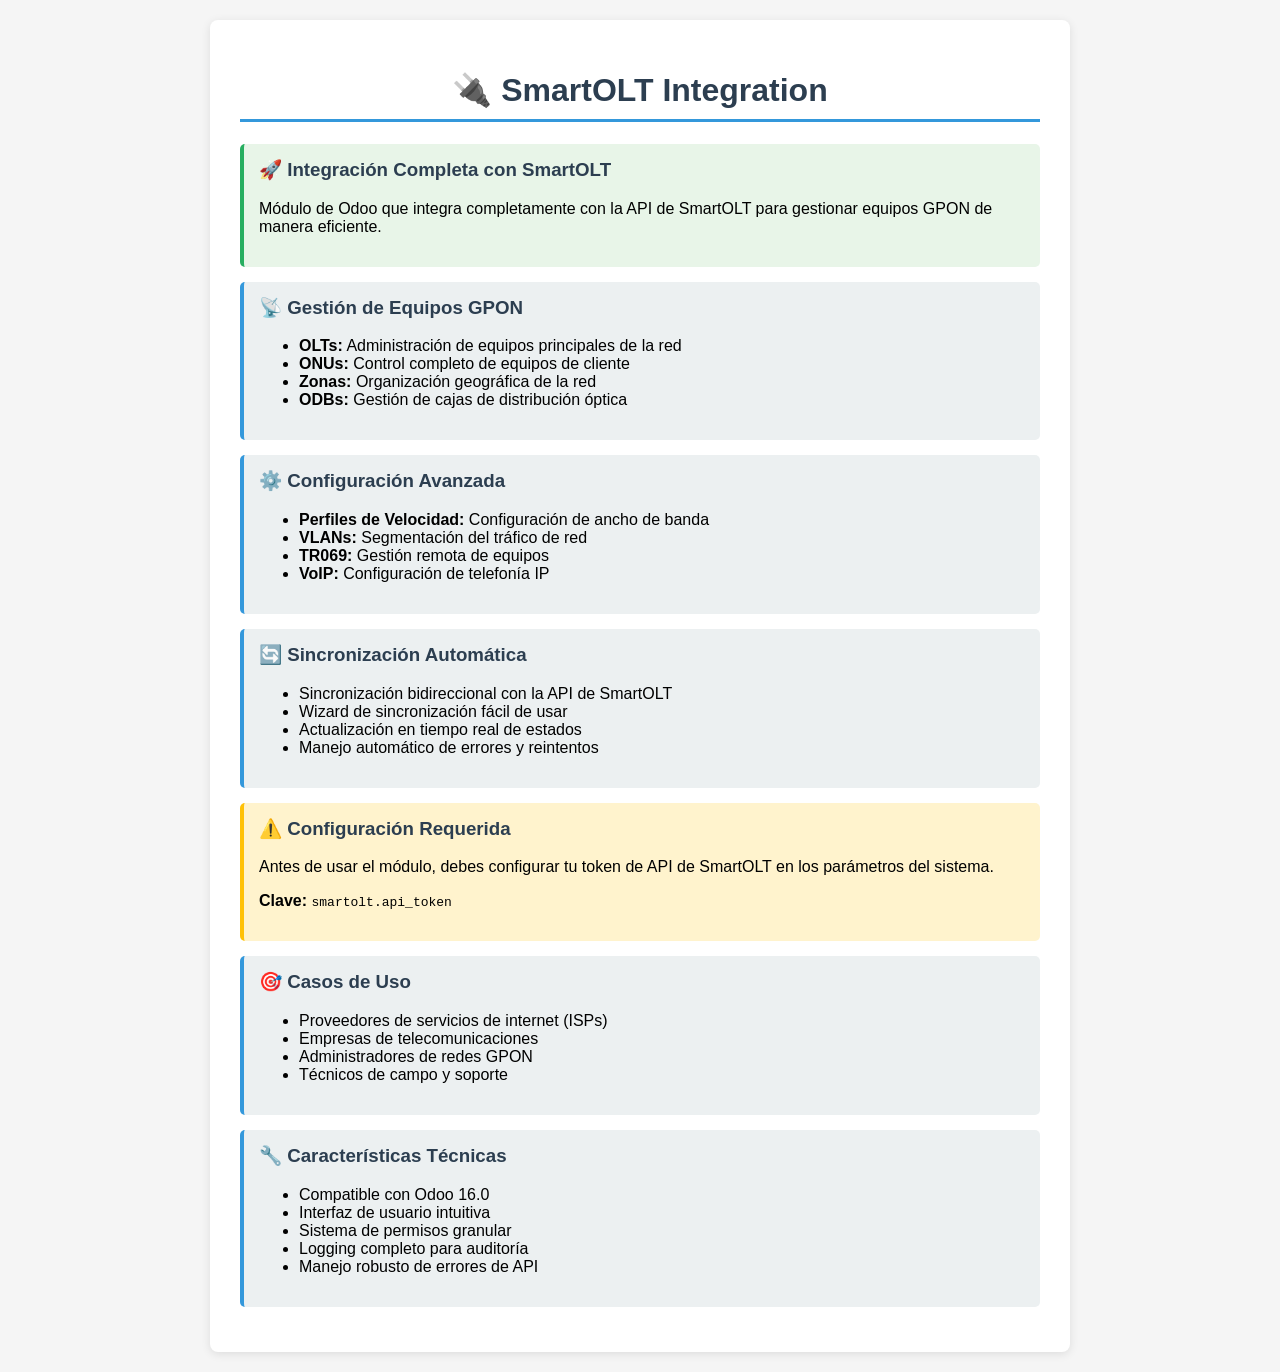
<file: dev_addons/smartolt_integration/static/description/index.html>
<!DOCTYPE html>
<html>
<head>
    <meta charset="utf-8">
    <title>SmartOLT Integration</title>
    <style>
        body {
            font-family: Arial, sans-serif;
            margin: 20px;
            background-color: #f5f5f5;
        }
        .container {
            max-width: 800px;
            margin: 0 auto;
            background: white;
            padding: 30px;
            border-radius: 8px;
            box-shadow: 0 2px 10px rgba(0,0,0,0.1);
        }
        h1 {
            color: #2c3e50;
            text-align: center;
            border-bottom: 3px solid #3498db;
            padding-bottom: 10px;
        }
        .feature {
            background: #ecf0f1;
            padding: 15px;
            margin: 15px 0;
            border-radius: 5px;
            border-left: 4px solid #3498db;
        }
        .feature h3 {
            color: #2c3e50;
            margin-top: 0;
        }
        .highlight {
            background: #e8f5e8;
            border-left-color: #27ae60;
        }
        .warning {
            background: #fff3cd;
            border-left-color: #ffc107;
        }
    </style>
</head>
<body>
    <div class="container">
        <h1>🔌 SmartOLT Integration</h1>
        
        <div class="feature highlight">
            <h3>🚀 Integración Completa con SmartOLT</h3>
            <p>Módulo de Odoo que integra completamente con la API de SmartOLT para gestionar equipos GPON de manera eficiente.</p>
        </div>

        <div class="feature">
            <h3>📡 Gestión de Equipos GPON</h3>
            <ul>
                <li><strong>OLTs:</strong> Administración de equipos principales de la red</li>
                <li><strong>ONUs:</strong> Control completo de equipos de cliente</li>
                <li><strong>Zonas:</strong> Organización geográfica de la red</li>
                <li><strong>ODBs:</strong> Gestión de cajas de distribución óptica</li>
            </ul>
        </div>

        <div class="feature">
            <h3>⚙️ Configuración Avanzada</h3>
            <ul>
                <li><strong>Perfiles de Velocidad:</strong> Configuración de ancho de banda</li>
                <li><strong>VLANs:</strong> Segmentación del tráfico de red</li>
                <li><strong>TR069:</strong> Gestión remota de equipos</li>
                <li><strong>VoIP:</strong> Configuración de telefonía IP</li>
            </ul>
        </div>

        <div class="feature">
            <h3>🔄 Sincronización Automática</h3>
            <ul>
                <li>Sincronización bidireccional con la API de SmartOLT</li>
                <li>Wizard de sincronización fácil de usar</li>
                <li>Actualización en tiempo real de estados</li>
                <li>Manejo automático de errores y reintentos</li>
            </ul>
        </div>

        <div class="feature warning">
            <h3>⚠️ Configuración Requerida</h3>
            <p>Antes de usar el módulo, debes configurar tu token de API de SmartOLT en los parámetros del sistema.</p>
            <p><strong>Clave:</strong> <code>smartolt.api_token</code></p>
        </div>

        <div class="feature">
            <h3>🎯 Casos de Uso</h3>
            <ul>
                <li>Proveedores de servicios de internet (ISPs)</li>
                <li>Empresas de telecomunicaciones</li>
                <li>Administradores de redes GPON</li>
                <li>Técnicos de campo y soporte</li>
            </ul>
        </div>

        <div class="feature">
            <h3>🔧 Características Técnicas</h3>
            <ul>
                <li>Compatible con Odoo 16.0</li>
                <li>Interfaz de usuario intuitiva</li>
                <li>Sistema de permisos granular</li>
                <li>Logging completo para auditoría</li>
                <li>Manejo robusto de errores de API</li>
            </ul>
        </div>
    </div>
</body>
</html>
</file>
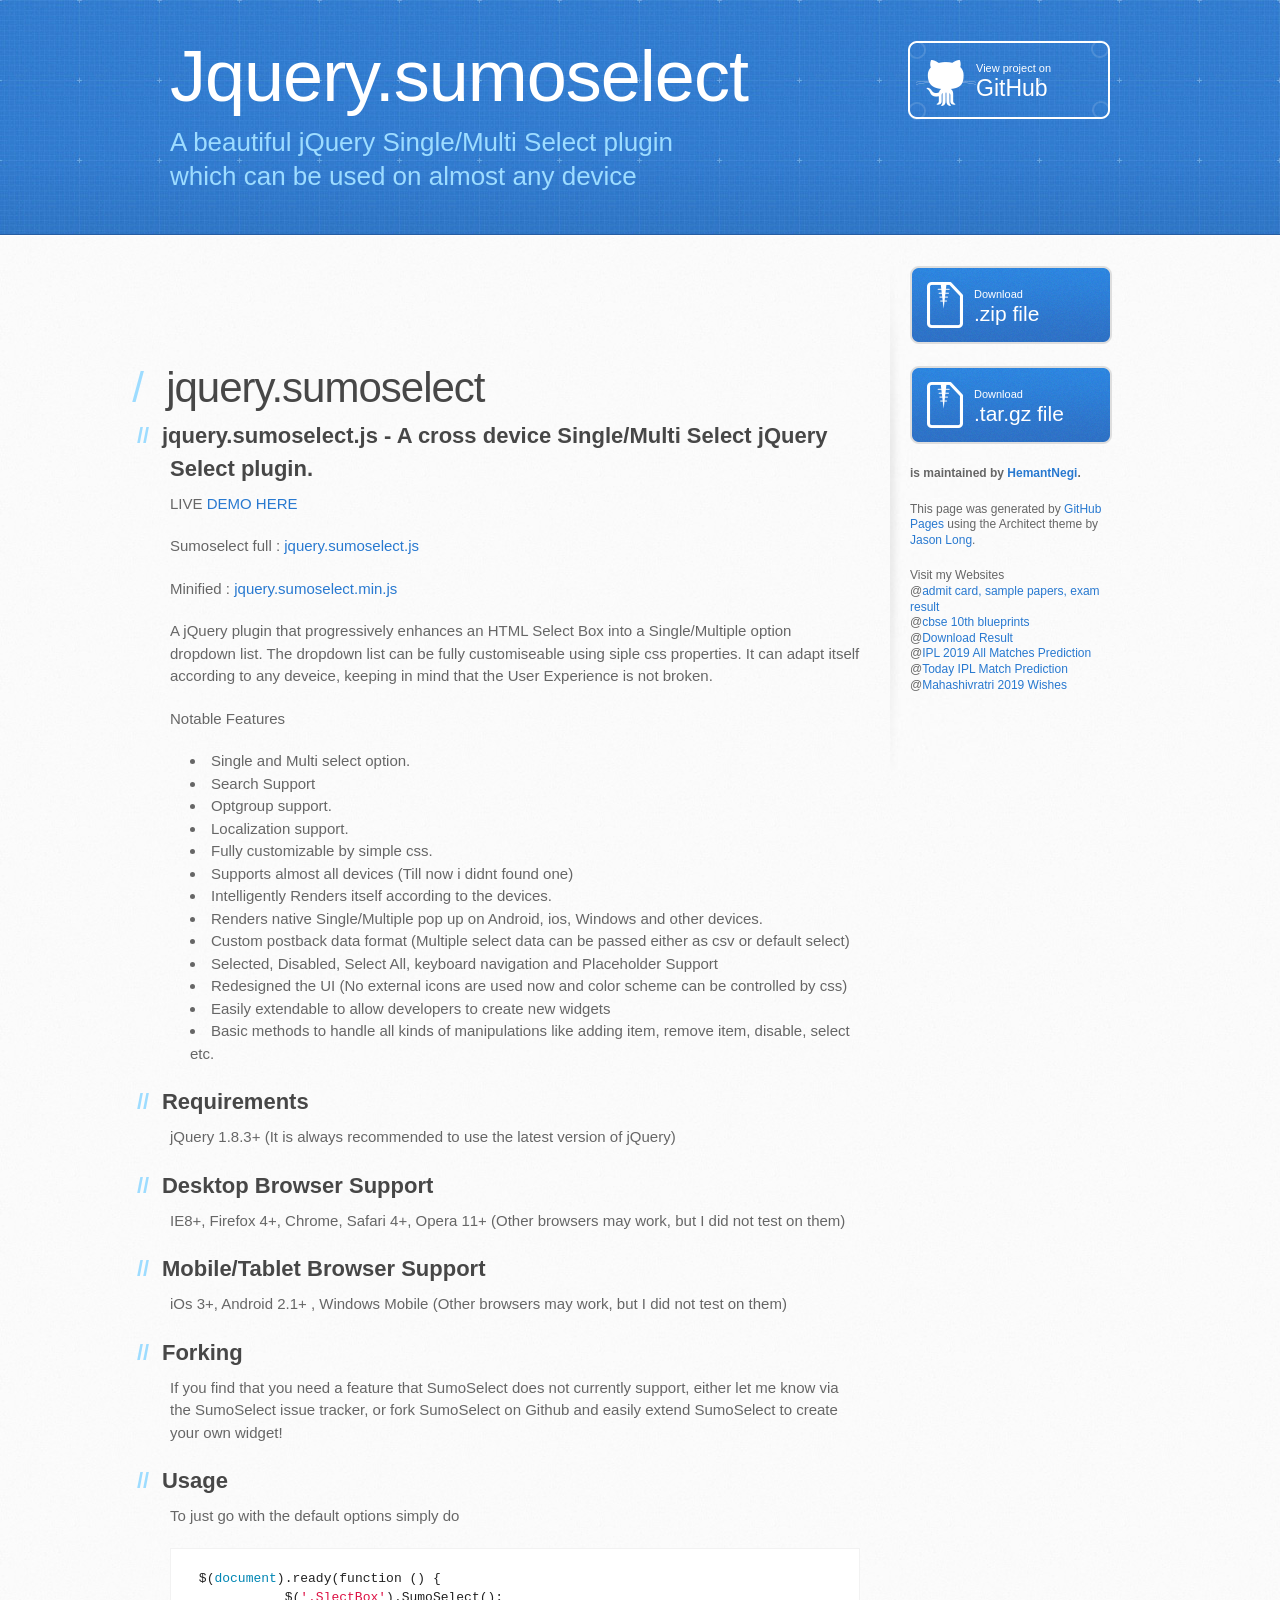
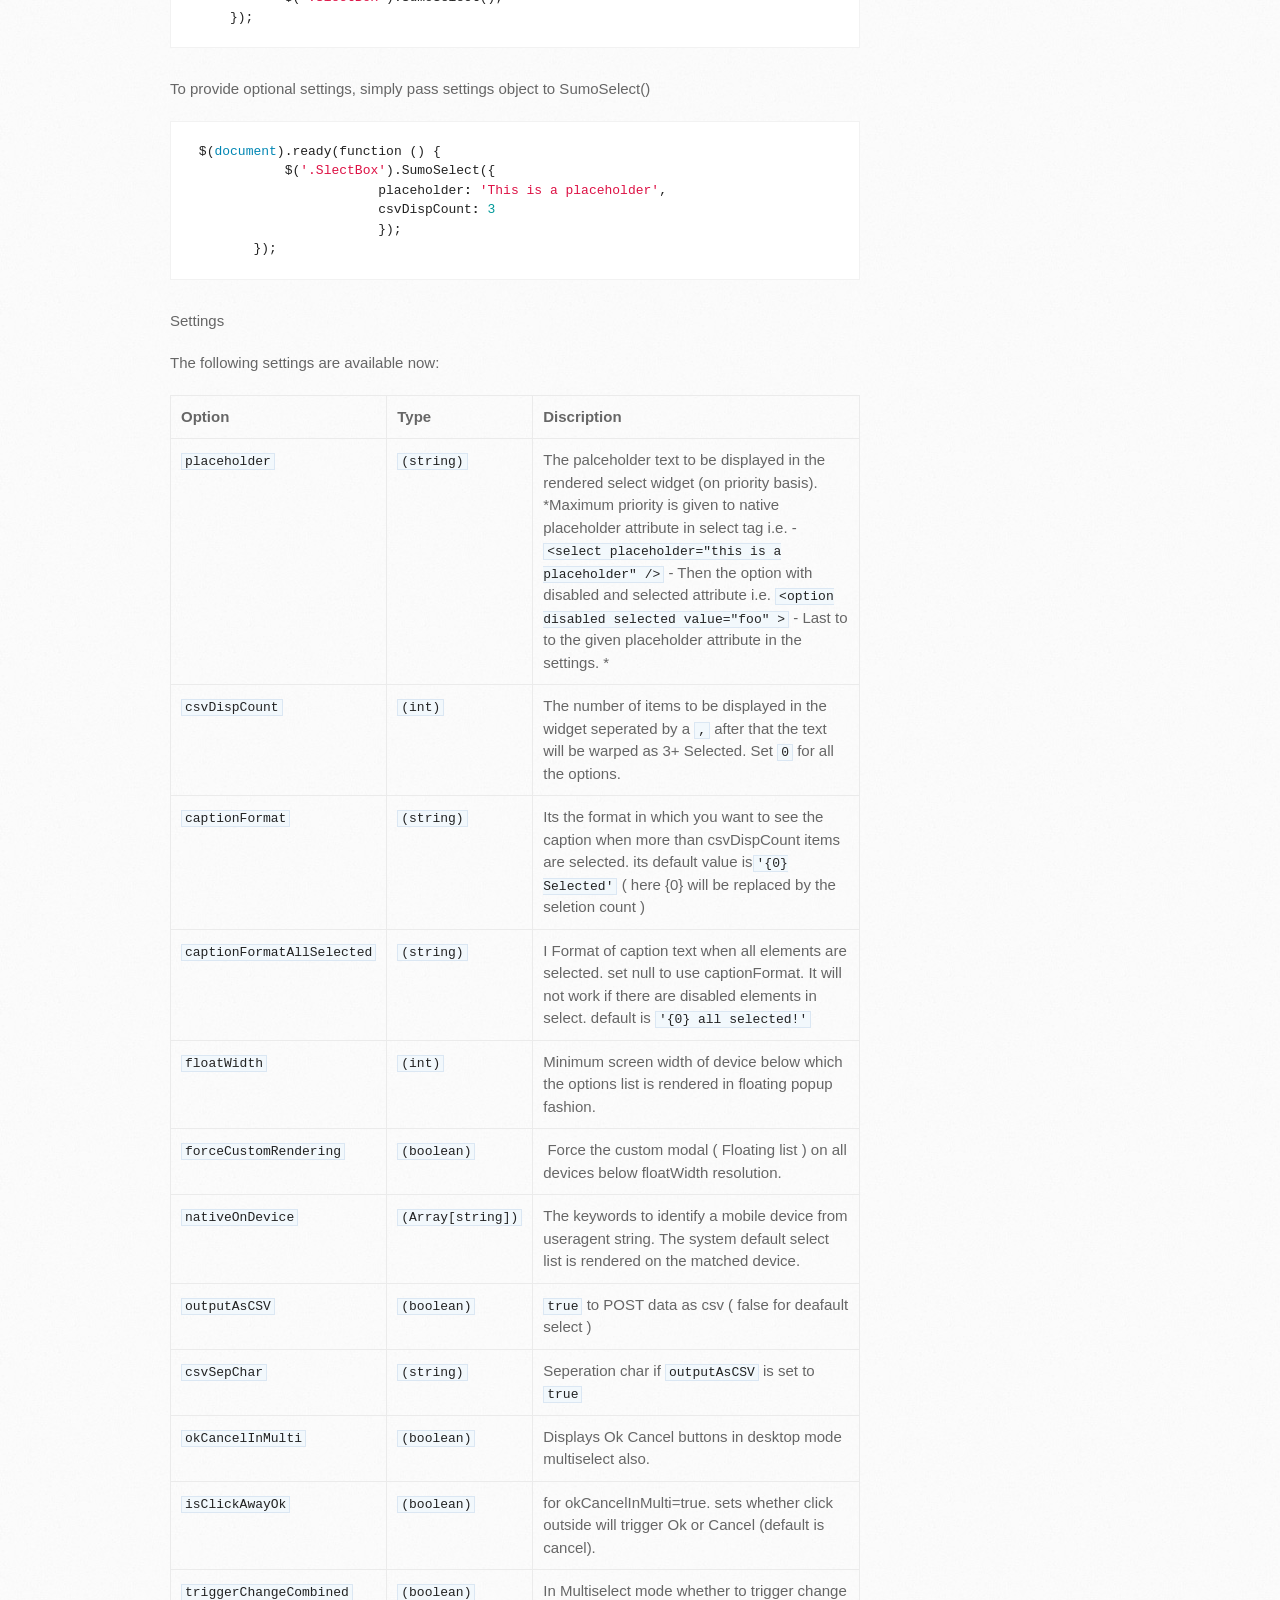
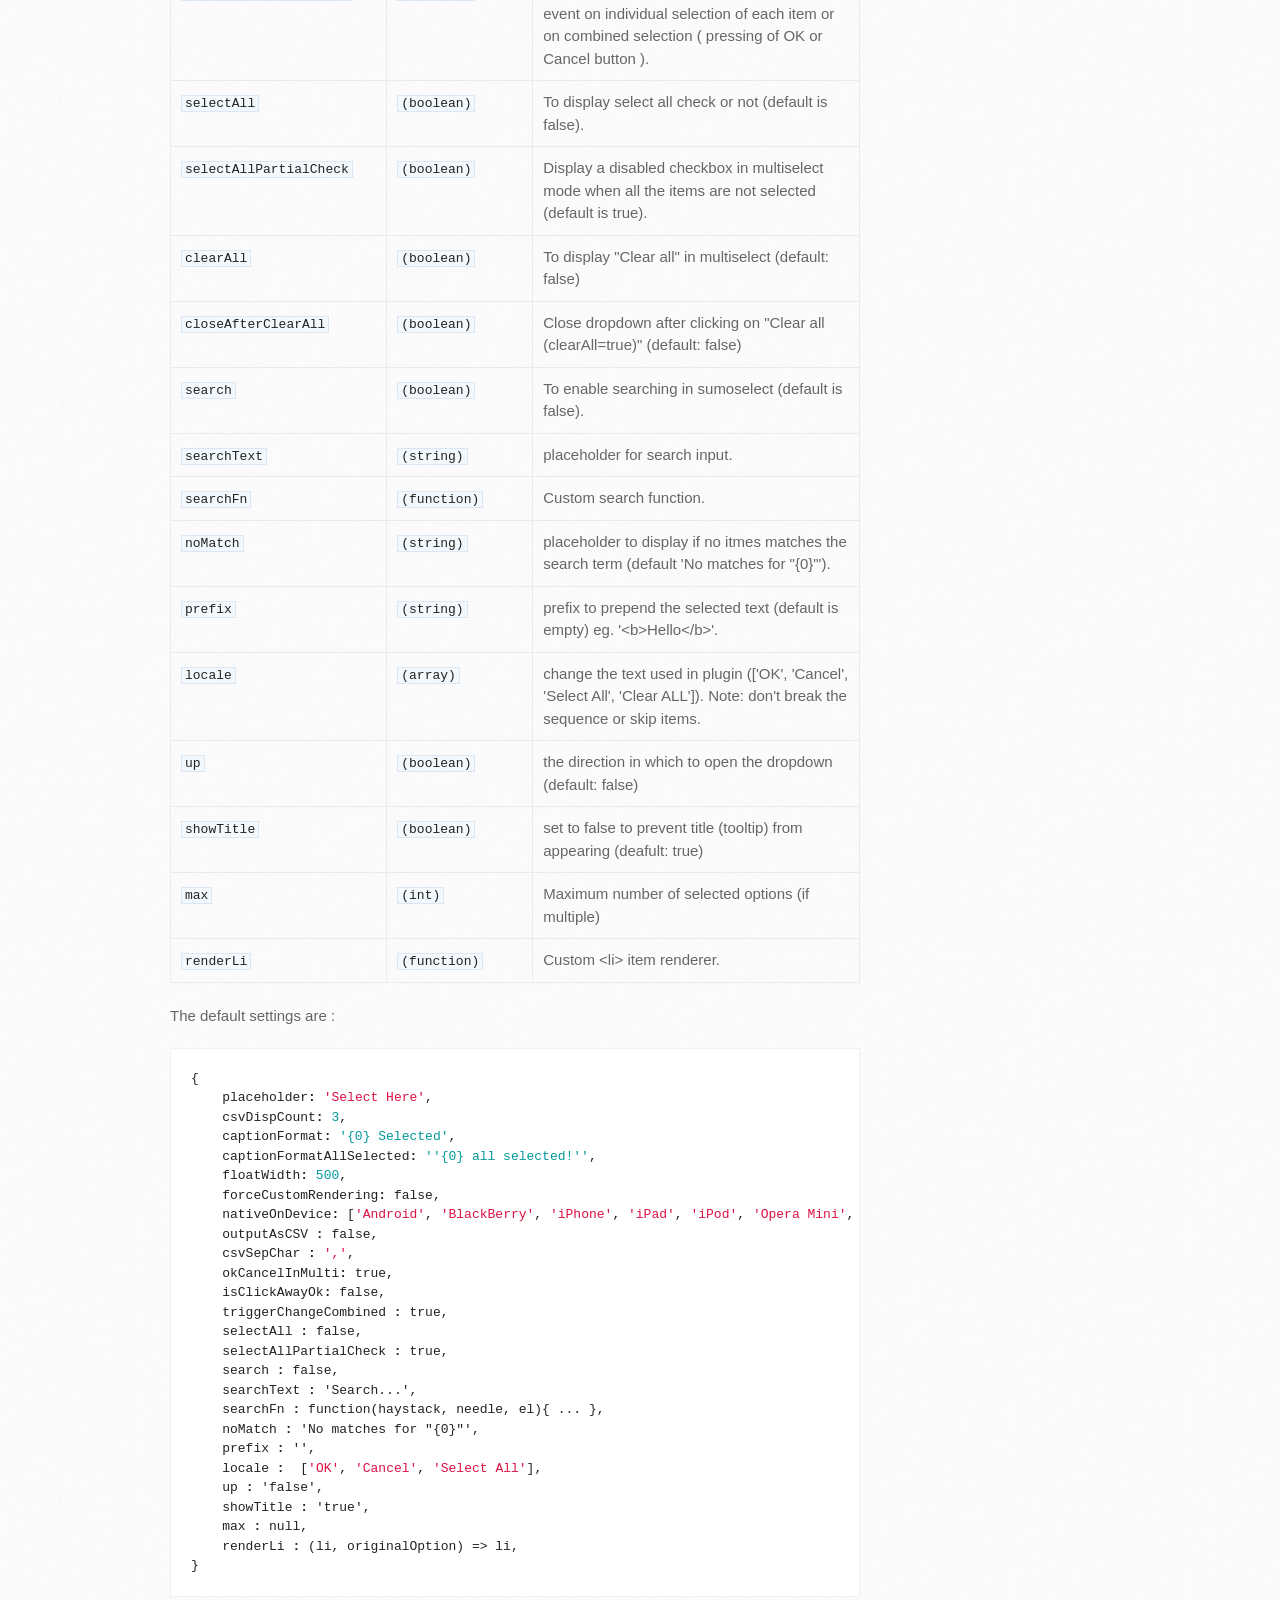
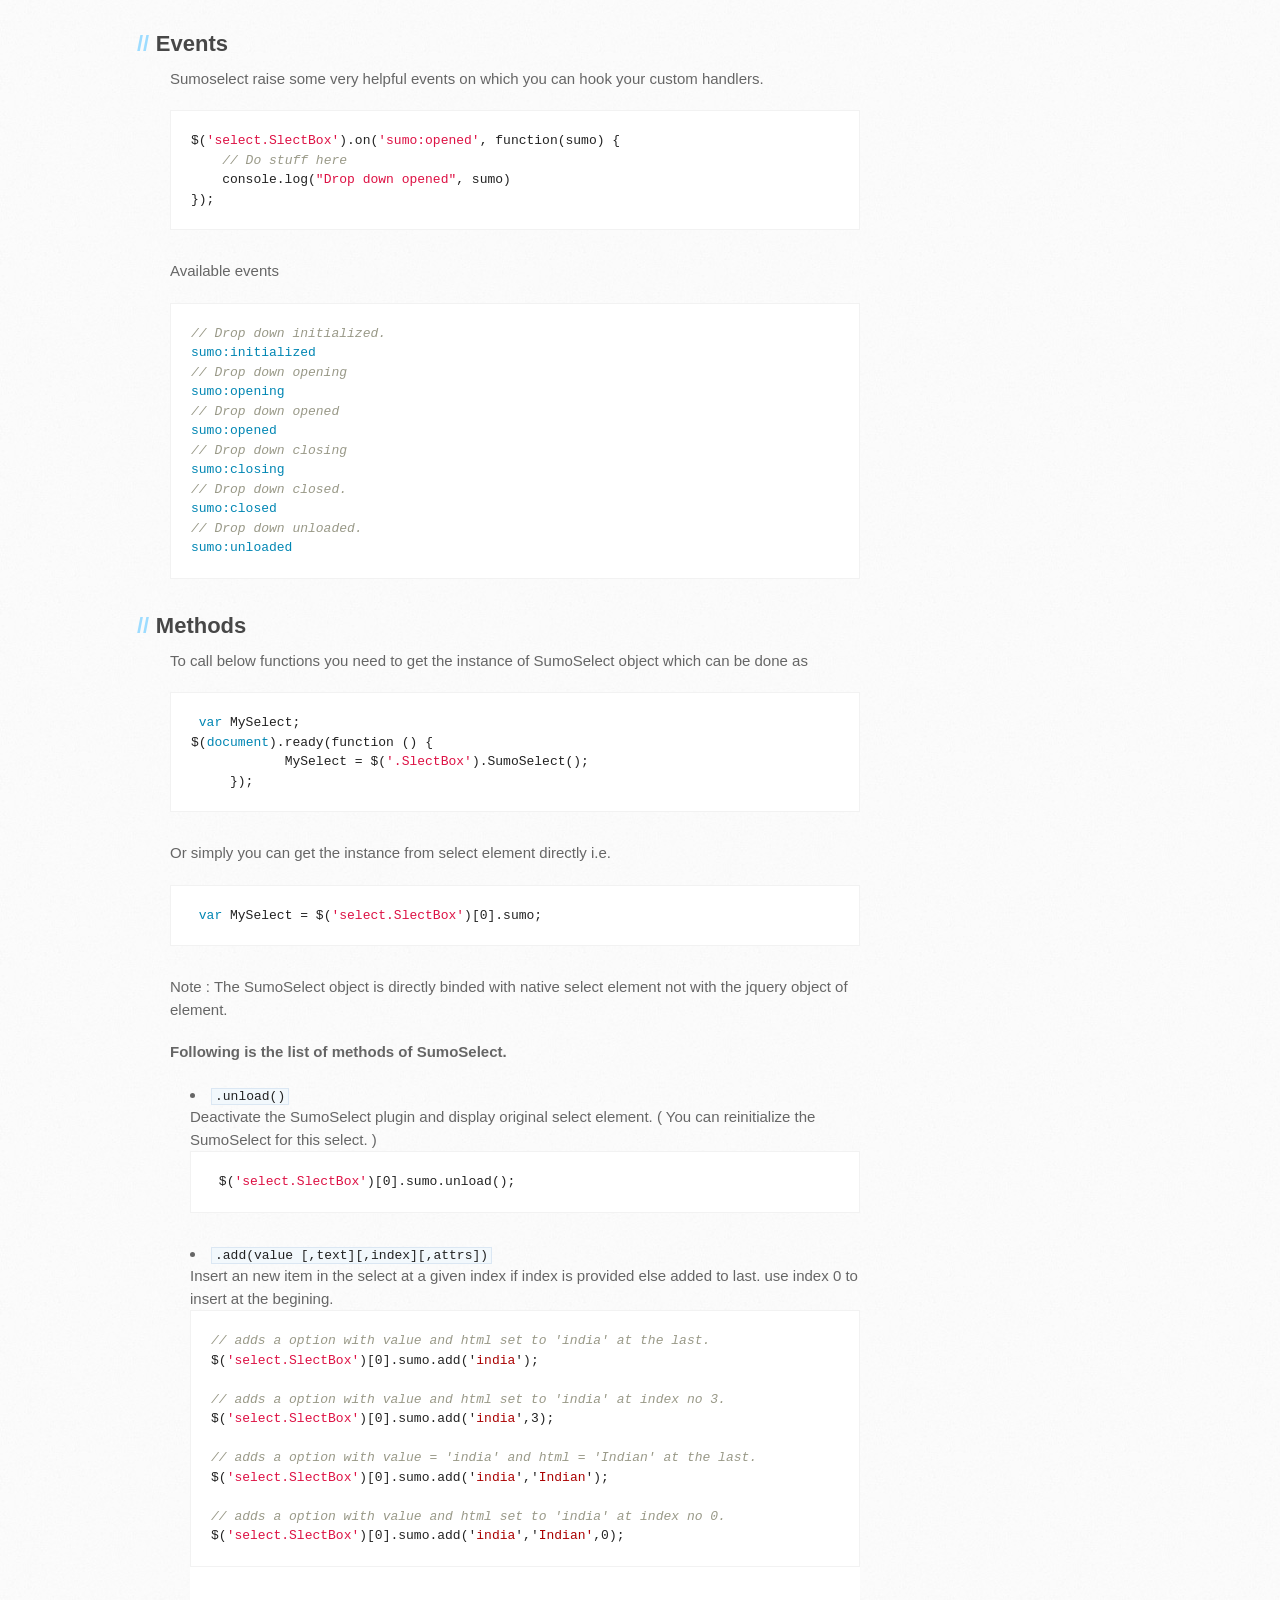
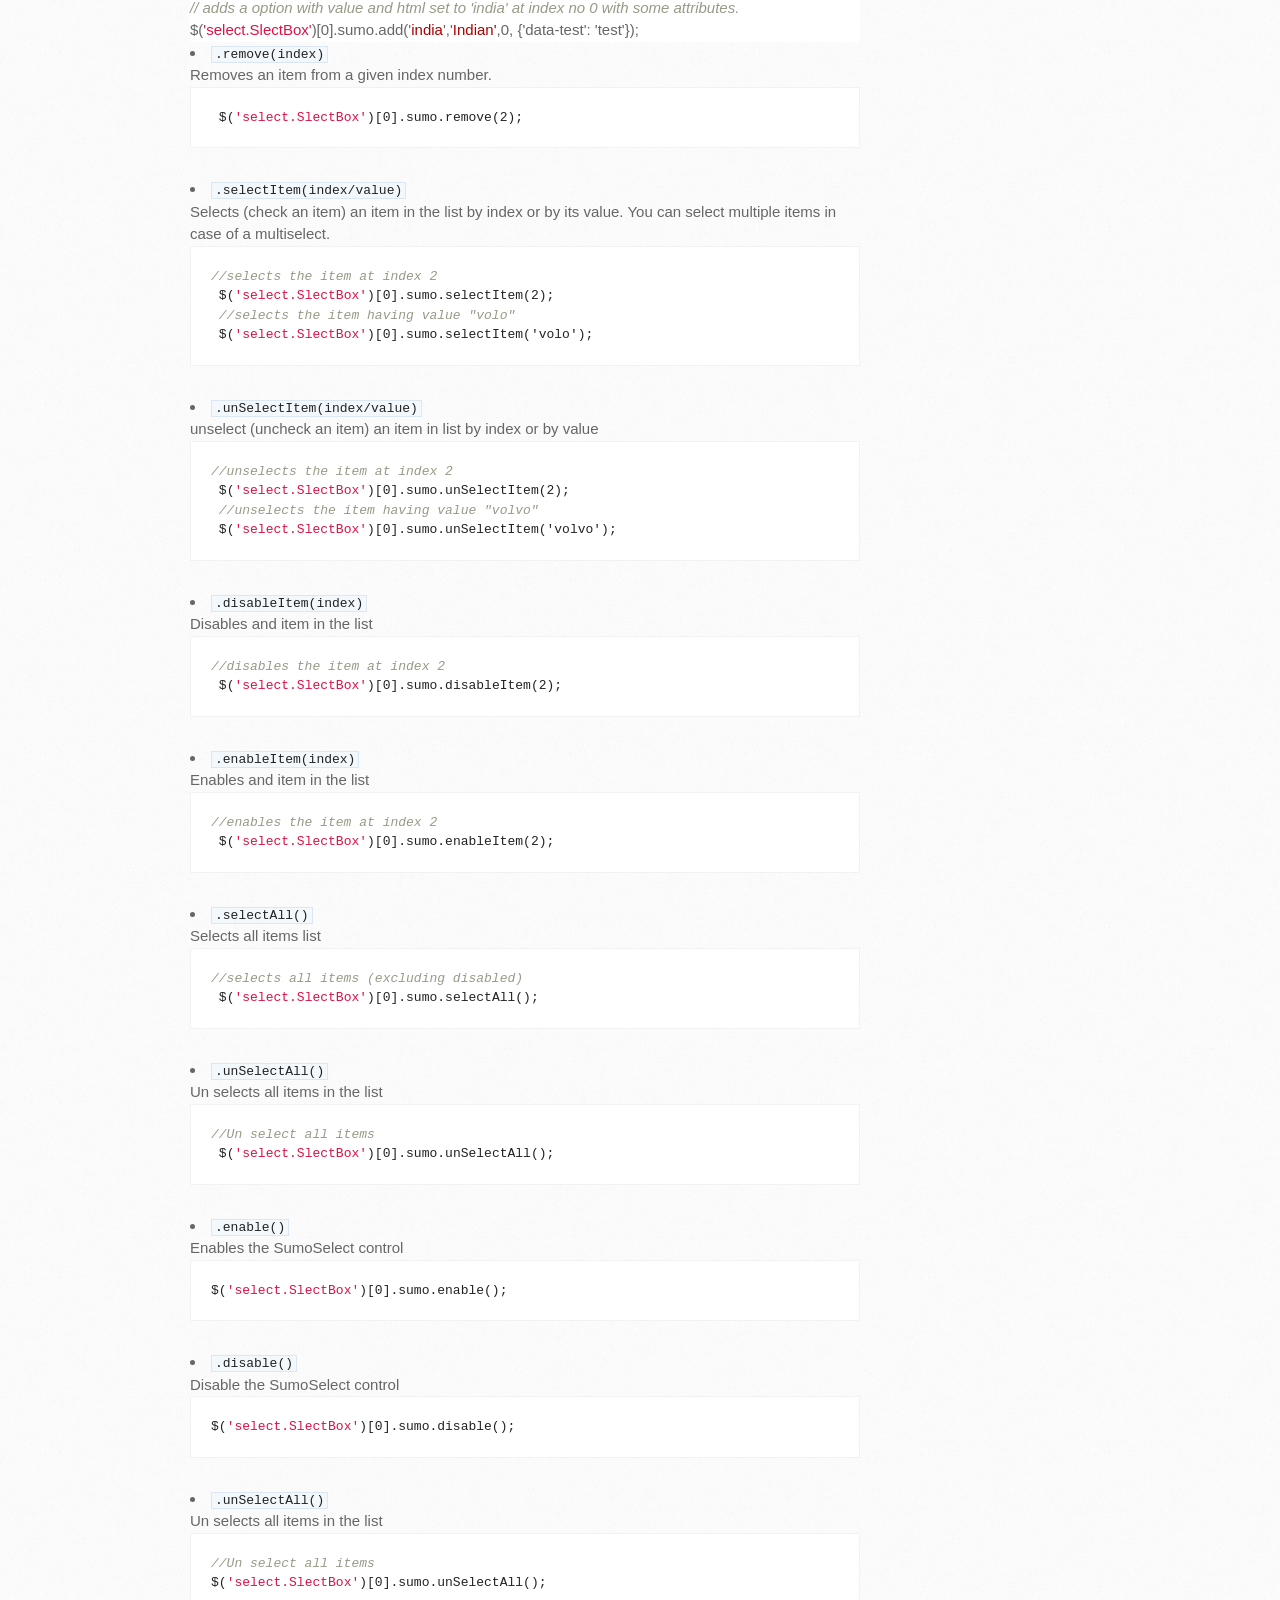
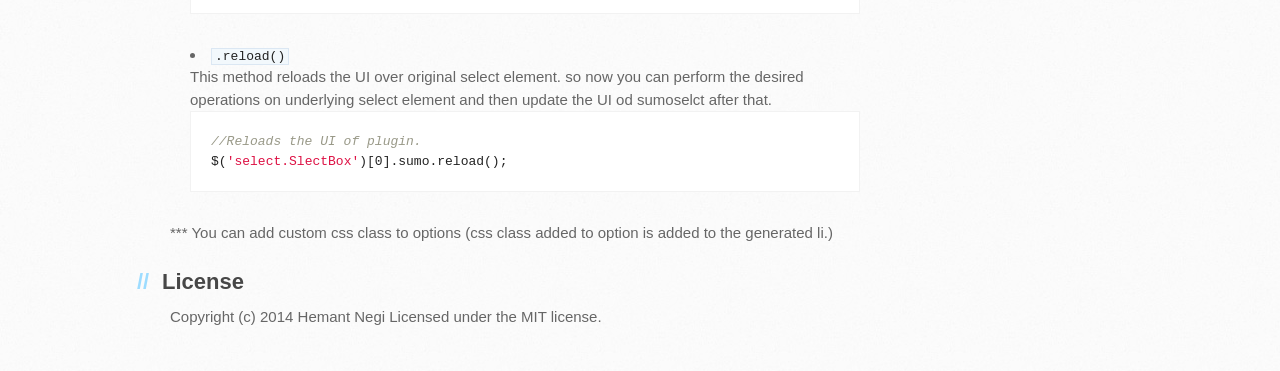
<file: dev_addons/odoo_website_helpdesk/static/src/cdn/docs/index.html>
<!DOCTYPE html>
<html>
<head>
    <meta charset='utf-8'>
    <meta http-equiv="X-UA-Compatible" content="chrome=1">
    <meta name="viewport" content="width=device-width, initial-scale=1, maximum-scale=1">
    <link rel="stylesheet" type="text/css" href="stylesheets/stylesheet.css" media="screen"/>
    <link rel="stylesheet" type="text/css" href="stylesheets/pygment_trac.css" media="screen"/>
    <link rel="stylesheet" type="text/css" href="stylesheets/print.css" media="print"/>

    <meta name="description"
          content="SumoSelect is a jquery plugin which beautifully renders a single or multiple HTML select element. Its cross device, cross browser all in one solution for complex select related problems. fully customizable and a vast set of functions.">
    <link rel="author" href="https://plus.google.com/+HemantNegi"/>

    <!--[if lt IE 9]>
    <script src="//html5shiv.googlecode.com/svn/trunk/html5.js"></script>
    <![endif]-->

    <script>
        (function (i, s, o, g, r, a, m) {
            i['GoogleAnalyticsObject'] = r;
            i[r] = i[r] || function () {
                (i[r].q = i[r].q || []).push(arguments)
            }, i[r].l = 1 * new Date();
            a = s.createElement(o),
                    m = s.getElementsByTagName(o)[0];
            a.async = 1;
            a.src = g;
            m.parentNode.insertBefore(a, m)
        })(window, document, 'script', '//www.google-analytics.com/analytics.js', 'ga');

        ga('create', 'UA-49935576-1', 'hemantnegi.github.io');
        ga('send', 'pageview');

    </script>

  


    <title>Jquery.sumoselect by Hemant Negi</title>
    <style type="text/css">
        .auto-style1 {
            width: 100%;
        }

        .auto-style2 {
            font-weight: bold;
        }
    </style>
</head>

<body>
<header>
    <div class="inner">
	    
        <h1>Jquery.sumoselect</h1>

        <h2>A beautiful jQuery Single/Multi Select plugin which can be used on almost any device</h2>
        <a href="https://github.com/HemantNegi/jquery.sumoselect" class="button">
            <small>View project on</small>
            GitHub</a>
    </div>
</header>

<div id="content-wrapper">
<div class="inner clearfix">
<section id="main-content">
	<div style="height:90px">
	    	<script async src="//pagead2.googlesyndication.com/pagead/js/adsbygoogle.js"></script>
<!-- responsive -->
<ins class="adsbygoogle"
     style="display:block"
     data-ad-client="ca-pub-5462779613001343"
     data-ad-slot="1391100519"
     data-ad-format="auto"></ins>
<script>
(adsbygoogle = window.adsbygoogle || []).push({});
</script>
	    </div>
<h1>
    <a name="jquerysumoselect" class="anchor" href="#jquerysumoselect"><span class="octicon octicon-link"></span></a>jquery.sumoselect
</h1>

<h2>
    <a name="jquerysumoselectjs---a-cross-device-singlemulti-select-jquery-select-plugin" class="anchor"
       href="#jquerysumoselectjs---a-cross-device-singlemulti-select-jquery-select-plugin"><span
            class="octicon octicon-link"></span></a>jquery.sumoselect.js - A cross device Single/Multi Select jQuery
    Select plugin.</h2>

<p>LIVE <a href="sumoselect_demo.html">DEMO HERE</a>

<p>Sumoselect full : <a href="https://github.com/HemantNegi/jquery.sumoselect/blob/master/jquery.sumoselect.js">jquery.sumoselect.js</a>


<p>Minified : <a href="https://github.com/HemantNegi/jquery.sumoselect/blob/master/jquery.sumoselect.min.js">jquery.sumoselect.min.js</a>


<p>
    A jQuery plugin that progressively enhances an HTML Select Box into a Single/Multiple option dropdown list. The
    dropdown list can be fully customiseable using siple css properties.
    It can adapt itself according to any deveice, keeping in mind that the User Experience is not broken.


<p><strong>Notable Features</strong>

<ul>
    <li>
        Single and Multi select option.
    </li>
    <li>
        Search Support
    </li>
    <li>
        Optgroup support.
    </li>
    <li>
        Localization support.
    </li>
    <li>
        Fully customizable by simple css.
    </li>
    <li>
        Supports almost all devices (Till now i didnt found one)
    </li>
    <li>
        Intelligently Renders itself according to the devices.
    </li>
    <li>
        Renders native Single/Multiple pop up on Android, ios, Windows and other devices.
    </li>
    <li>
        Custom postback data format (Multiple select data can be passed either as csv or default select)
    </li>
    <li>
        Selected, Disabled, Select All, keyboard navigation and Placeholder Support
    </li>
    <li>
        Redesigned the UI (No external icons are used now and color scheme can be controlled by css)
    </li>
    <li>
        Easily extendable to allow developers to create new widgets
    </li>
    <li>
        Basic methods to handle all kinds of manipulations like adding item, remove item, disable, select etc.
    </li>
</ul>
<h2>
    <a name="requirements" class="anchor" href="#requirements"><span class="octicon octicon-link"></span></a>Requirements
</h2>

<p>jQuery 1.8.3+ (It is always recommended to use the latest version of jQuery)

<h2>
    <a name="desktop-browser-support" class="anchor" href="#desktop-browser-support"><span
            class="octicon octicon-link"></span></a>Desktop Browser Support</h2>

<p>IE8+, Firefox 4+, Chrome, Safari 4+, Opera 11+ (Other browsers may work, but I did not test on them)

<h2>
    <a name="mobiletablet-browser-support" class="anchor" href="#mobiletablet-browser-support"><span
            class="octicon octicon-link"></span></a>Mobile/Tablet Browser Support</h2>

<p>iOs 3+, Android 2.1+ , Windows Mobile (Other browsers may work, but I did not test on them)

<h2>
    <a name="forking" class="anchor" href="#forking"><span class="octicon octicon-link"></span></a>Forking</h2>

<p>If you find that you need a feature that SumoSelect does not currently support, either let me know via the SumoSelect
    issue tracker, or fork SumoSelect on Github and easily extend SumoSelect to create your own widget!

<h2>
    <a name="usage" class="anchor" href="#usage"><span class="octicon octicon-link"></span></a>Usage</h2>

<p><em>To just go with the default options simply do</em>

<div class="highlight highlight-javascript">
                    <pre> <span class="nx">$</span><span class="p">(</span><span class="nb">document</span><span
                            class="p">).</span><span class="nx">ready</span><span class="p">(</span><span class="kd">function</span> <span
                            class="p">()</span> <span class="p">{</span>
            <span class="nx">$</span><span class="p">(</span><span class="s1">'.SlectBox'</span><span
                                class="p">).</span><span class="nx">SumoSelect</span><span class="p">();</span>
     <span class="p">});</span>
</pre>
</div>

<p><em>To provide optional settings, simply pass settings object to SumoSelect()</em>

<div class="highlight highlight-javascript">
                    <pre> <span class="nx">$</span><span class="p">(</span><span class="nb">document</span><span
                            class="p">).</span><span class="nx">ready</span><span class="p">(</span><span class="kd">function</span> <span
                            class="p">()</span> <span class="p">{</span>
            <span class="nx">$</span><span class="p">(</span><span class="s1">'.SlectBox'</span><span
                                class="p">).</span><span class="nx">SumoSelect</span><span class="p">({
			</span><span class="nx">placeholder</span><span class="o">:</span> <span
                                class="s1">'This is a placeholder'</span><span class="p">,
			</span><span class="nx">csvDispCount</span><span class="o">:</span> <span class="mi">3</span> <span
                                class="p">
			});</span>
        <span class="p">});</span>
</pre>
</div>

<p><strong>Settings</strong>

<p>The following settings are available now:

<table class="auto-style1">
    <tr>
        <td class="auto-style2">Option</td>
        <td class="auto-style2">Type</td>
        <td class="auto-style2">Discription</td>
    </tr>
    <tr>
        <td><code>placeholder</code></td>
        <td><code>(string)</code></td>
        <td>The palceholder text to be displayed in the rendered select widget (on priority basis). *Maximum priority is
            given to native placeholder attribute in select tag i.e. - <code>&lt;select placeholder="this is a
                placeholder" /&gt;</code> - Then the option with disabled and selected attribute i.e. <code>&lt;option
                disabled selected value="foo" &gt;</code> - Last to to the given placeholder attribute in the settings.
            *
        </td>
    </tr>
    <tr>
        <td><code>csvDispCount</code></td>
        <td><code>(int)</code></td>
        <td>The number of items to be displayed in the widget seperated by a <code>,</code> after that the text will be
            warped as <em>3+ Selected</em>. Set <code>0</code> for all the options.
        </td>
    </tr>
    <tr>
        <td><code>captionFormat</code></td>
        <td><code>(string)</code></td>
        <td>Its the format in which you want to see the caption when more than csvDispCount items are selected. its
            default value is<code>'{0} Selected'</code> ( here {0} will be replaced by the seletion count )
        </td>
    </tr>

    <tr>
        <td><code>captionFormatAllSelected</code></td>
        <td><code>(string)</code></td>
        <td>I Format of caption text when all elements are selected. set null to use captionFormat. It will not work if
            there are disabled elements in select. default is <code>'{0} all selected!'</code>
        </td>
    </tr>
    <tr>
        <td><code>floatWidth</code></td>
        <td><code>(int)</code></td>
        <td>Minimum screen width of device below which the options list is rendered in floating popup fashion.</td>
    </tr>
    <tr>
        <td><code>forceCustomRendering</code></td>
        <td><code>(boolean)</code></td>
        <td>&nbsp;Force the custom modal ( Floating list ) on all devices below floatWidth resolution.</td>
    </tr>
    <tr>
        <td><code>nativeOnDevice</code></td>
        <td><code>(Array[string])</code></td>
        <td>The keywords to identify a mobile device from useragent string. The system default select list is rendered
            on the matched device.
        </td>
    </tr>
    <tr>
        <td><code>outputAsCSV</code></td>
        <td><code>(boolean)</code></td>
        <td><code>true</code> to POST data as csv ( false for deafault select )</td>
    </tr>
    <tr>
        <td><code>csvSepChar</code></td>
        <td><code>(string)</code></td>
        <td>Seperation char if <code>outputAsCSV</code> is set to <code>true</code></td>
    </tr>
    <tr>
        <td><code>okCancelInMulti</code></td>
        <td><code>(boolean)</code></td>
        <td>Displays Ok Cancel buttons in desktop mode multiselect also.</td>
    </tr>
    <tr>
        <td><code>isClickAwayOk</code></td>
        <td><code>(boolean)</code></td>
        <td>for okCancelInMulti=true. sets whether click outside will trigger Ok or Cancel (default is cancel).</td>
    </tr>
    <tr>
        <td><code>triggerChangeCombined</code></td>
        <td><code>(boolean)</code></td>
        <td>In Multiselect mode whether to trigger change event on individual selection of each item or on combined
            selection ( pressing of OK or Cancel button ).
        </td>
    </tr>
    <tr>
        <td><code>selectAll</code></td>
        <td><code>(boolean)</code></td>
        <td>To display select all check or not (default is false).</td>
    </tr>
    <tr>
        <td><code>selectAllPartialCheck</code></td>
        <td><code>(boolean)</code></td>
        <td>Display a disabled checkbox in multiselect mode when all the items are not selected (default is true).</td>
    </tr>
  <tr>
    <td><code>clearAll</code></td>
    <td><code>(boolean)</code></td>
    <td>To display "Clear all" in multiselect (default: false)</td>
  </tr>
  <tr>
    <td><code>closeAfterClearAll</code></td>
    <td><code>(boolean)</code></td>
    <td>Close dropdown after clicking on "Clear all (clearAll=true)" (default: false)</td>
  </tr>
    <tr>
        <td><code>search</code></td>
        <td><code>(boolean)</code></td>
        <td>To enable searching in sumoselect (default is false).</td>
    </tr>
    <tr>
        <td><code>searchText</code></td>
        <td><code>(string)</code></td>
        <td>placeholder for search input.</td>
    </tr>
    <tr>
        <td><code>searchFn</code></td>
        <td><code>(function)</code></td>
        <td>Custom search function.</td>
    </tr>
    <tr>
        <td><code>noMatch</code></td>
        <td><code>(string)</code></td>
        <td>placeholder to display if no itmes matches the search term (default 'No matches for "{0}"').</td>
    </tr>
    <tr>
        <td><code>prefix</code></td>
        <td><code>(string)</code></td>
        <td>prefix to prepend the selected text (default is empty) eg. '&lt;b&gt;Hello&lt;/b&gt;'.</td>
    </tr>
    <tr>
        <td><code>locale</code></td>
        <td><code>(array)</code></td>
        <td>change the text used in plugin (['OK', 'Cancel', 'Select All', 'Clear ALL']). Note: don't break the sequence or skip items.</td>
    </tr>
    <tr>
        <td><code>up</code></td>
        <td><code>(boolean)</code></td>
        <td>the direction in which to open the dropdown (default: false)</td>
    </tr>
    <tr>
        <td><code>showTitle</code></td>
        <td><code>(boolean)</code></td>
        <td>set to false to prevent title (tooltip) from appearing (deafult: true)</td>
    </tr>
    <tr>
        <td><code>max</code></td>
        <td><code>(int)</code></td>
        <td>Maximum number of selected options (if multiple)</td>
    </tr>
    <tr>
        <td><code>renderLi</code></td>
        <td><code>(function)</code></td>
        <td>Custom &lt;li&gt; item renderer.</td>
    </tr>
</table>

<p>
    <strong>
        <br/>
        The default settings are :</strong>


<div class="highlight highlight-javascript">
                    <pre><span class="p">{</span>
    <span class="nx">placeholder</span><span class="o">:</span> <span class="s1">'Select Here'</span><span
                                class="p">,</span>
    <span class="nx">csvDispCount</span><span class="o">:</span> <span class="mi">3</span><span class="p">,</span>
    <span class="nx">captionFormat</span><span class="o">:</span> <span class="mi">'{0} Selected'</span><span class="p">,</span>
    <span class="nx">captionFormatAllSelected</span><span class="o">:</span> <span class="mi">''{0} all selected!''</span><span class="p">,</span>
    <span class="nx">floatWidth</span><span class="o">:</span> <span class="mi">500</span><span class="p">,</span>
    <span class="nx">forceCustomRendering</span><span class="o">:</span> <span class="kc">false</span><span
                                class="p">,</span>
    <span class="nx">nativeOnDevice</span><span class="o">:</span> <span class="p">[</span><span
                                class="s1">'Android'</span><span class="p">,</span> <span class="s1">'BlackBerry'</span><span
                                class="p">,</span> <span class="s1">'iPhone'</span><span class="p">,</span> <span
                                class="s1">'iPad'</span><span class="p">,</span> <span class="s1">'iPod'</span><span
                                class="p">,</span> <span class="s1">'Opera Mini'</span><span class="p">,</span> <span
                                class="s1">'IEMobile'</span><span class="p">,</span> <span class="s1">'Silk'</span><span
                                class="p">],</span>
    <span class="nx">outputAsCSV</span> <span class="o">:</span> <span class="kc">false</span><span class="p">,</span>
    <span class="nx">csvSepChar</span> <span class="o">:</span> <span class="s1">','</span><span class="p">,</span> 
    <span class="nx">okCancelInMulti</span><span class="o">:</span> <span class="kc">true</span><span class="p">,</span> 
    <span class="nx">isClickAwayOk</span><span class="o">:</span> <span class="kc">false</span><span class="p">,</span>
    <span class="nx">triggerChangeCombined</span> <span class="o">:</span> <span class="kc">true</span><span
                                class="p">,</span>
    <span class="nx">selectAll</span> <span class="o">:</span> <span class="kc">false</span><span class="p">,</span>
    <span class="nx">selectAllPartialCheck</span> <span class="o">:</span> <span class="kc">true</span><span class="p">,</span>
    <span class="nx">search</span> <span class="o">:</span> <span class="kc">false</span><span class="p">,</span>
    <span class="nx">searchText</span> <span class="o">:</span> <span class="kc">'Search...'</span><span class="p">,</span>
    <span class="nx">searchFn</span> <span class="o">:</span> <span class="kc">function(haystack, needle, el){ ... }</span><span class="p">,</span>
    <span class="nx">noMatch</span> <span class="o">:</span> <span class="kc">'No matches for "{0}"'</span><span class="p">,</span>
    <span class="nx">prefix</span> <span class="o">:</span> <span class="kc">''</span><span class="p">,</span>
    <span class="nx">locale</span> <span class="o">:</span> <span class="p"> [</span><span
                                class="s1">'OK'</span><span class="p">,</span> <span class="s1">'Cancel'</span><span
                                class="p">,</span> <span class="s1">'Select All'</span>],</span>
    <span class="nx">up</span> <span class="o">:</span> <span class="kc">'false'</span><span class="p">,</span>
    <span class="nx">showTitle</span> <span class="o">:</span> <span class="kc">'true'</span><span class="p">,</span>
    <span class="nx">max</span> <span class="o">:</span> <span class="kc">null</span><span class="p">,</span>
    <span class="nx">renderLi</span> <span class="o">:</span> <span class="kc">(li, originalOption) => li</span><span class="p">,</span>
<span class="p">}</span>
</pre>
</div>

    <h2><a name="Methods" class="anchor" href="#Methods"><span class="octicon octicon-link"></span></a>Events</h2>
    <p>Sumoselect raise some very helpful events on which you can hook your custom handlers.</p>

    <div class="highlight highlight-javascript"><pre>
$(<span class="s1">'select.SlectBox'</span>).on(<span class="s1">'sumo:opened'</span>, function(sumo) {
    <span class="cm">// Do stuff here</span>
    console.log(<span class="s1">"Drop down opened"</span>, sumo)
});</pre>
    </div>
    <p>
    Available events
    </p>
    <div class="highlight highlight-javascript"><pre>
<span class="cm">// Drop down initialized.</span>
<span class="nb">sumo:initialized</span>
<span class="cm">// Drop down opening</span>
<span class="nb">sumo:opening</span>
<span class="cm">// Drop down opened</span>
<span class="nb">sumo:opened</span>
<span class="cm">// Drop down closing</span>
<span class="nb">sumo:closing</span>
<span class="cm">// Drop down closed.</span>
<span class="nb">sumo:closed</span>
<span class="cm">// Drop down unloaded.</span>
<span class="nb">sumo:unloaded</span></pre>
    </div>
    <h2><a name="Methods" class="anchor" href="#Methods"><span class="octicon octicon-link"></span></a>Methods</h2>

<p>To call below functions you need to get the instance of SumoSelect object which can be done as

<div class="highlight highlight-javascript">
                    <pre> <span class="nx"><span class="nb">var</span> MySelect;
$</span><span class="p">(</span><span class="nb">document</span><span class="p">).</span><span
                            class="nx">ready</span><span class="p">(</span><span class="kd">function</span> <span
                            class="p">()</span> <span class="p">{</span>
            <span class="nx">MySelect = $</span><span class="p">(</span><span class="s1">'.SlectBox'</span><span
                                class="p">).</span><span class="nx">SumoSelect</span><span class="p">();</span>
     <span class="p">});</span>
</pre>
</div>

<p>Or simply you can get the instance from select element directly i.e.

<div class="highlight highlight-javascript">
    <pre> <span class="nx"><span class="nb">var</span> MySelect = $</span><span class="p">(</span><span class="s1">'select.SlectBox'</span><span
            class="p">)[0].sumo;</span></pre>
</div>

<p><em>Note : The SumoSelect object is directly binded with native select element not with the jquery object of
    element.</em>

<p style="font-weight:bold;">Following is the list of methods of SumoSelect.
<ul>
    <li>
        <code>.unload()</code>

        <p>Deactivate the SumoSelect plugin and display original select element. ( You can reinitialize the SumoSelect
            for this select. )

        <div class="highlight highlight-javascript">
            <pre> <span class="nx">$</span><span class="p">(</span><span class="s1">'select.SlectBox'</span><span
                    class="p">)[0].sumo.unload();</span></pre>
        </div>

    </li>
    <li>
        <code>.add(value [,text][,index][,attrs])</code>

        <p>Insert an new item in the select at a given index if index is provided else added to last. use index 0 to
            insert at the begining.

        <div class="highlight highlight-javascript">
                    <pre><span
                            class="cm">// adds a option with value and html set to &#39;india&#39; at the last.</span>
<span class="nx">$</span><span class="p">(</span><span class="s1">'select.SlectBox'</span><span class="p">)[0].sumo.add(&#39;</span><span
                                class="gr">india</span><span class="p">&#39;);

<span class="cm">// adds a option with value and html set to &#39;india&#39; at index no 3.</span>
<span class="nx">$</span>(<span class="s1">'select.SlectBox'</span>)[0].sumo.add(&#39;<span class="gr">india</span>&#39;,3);

<span class="cm">// adds a option with value = &#39;india&#39; and html = &#39;Indian&#39; at the last.</span>
<span class="nx">$</span>(<span class="s1">'select.SlectBox'</span>)[0].sumo.add(&#39;<span class="gr">india</span>&#39;,&#39;</span><span
                                class="gr">Indian</span><span class="p">&#39;);

<span class="cm">// adds a option with value and html set to &#39;india&#39; at index no 0.</span>
<span class="nx">$</span>(<span class="s1">'select.SlectBox'</span>)[0].sumo.add(&#39;<span class="gr">india</span>&#39;,&#39;</span><span
                                class="gr">Indian&#39;</span><span class="p">,0);</span></pre>
<span class="cm">// adds a option with value and html set to &#39;india&#39; at index no 0 with some attributes.</span>
<span class="nx">$</span>(<span class="s1">'select.SlectBox'</span>)[0].sumo.add(&#39;<span class="gr">india</span>&#39;,&#39;</span><span
                                class="gr">Indian&#39;</span><span class="p">,0, {'data-test': 'test'});</span></pre>
        </div>

    </li>
    <li>
        <code>.remove(index)</code>

        <p>Removes an item from a given index number.

        <div class="highlight highlight-javascript">
            <pre> <span class="nx">$</span><span class="p">(</span><span class="s1">'select.SlectBox'</span><span
                    class="p">)[0].sumo.remove(2);</span></pre>
        </div>

    </li>
    <li>
        <code>.selectItem(index/value)</code>

        <p>Selects (check an item) an item in the list by index or by its value. You can select multiple items in case of a multiselect.

        <div class="highlight highlight-javascript">
                    <pre><span class="cm">//selects the item at index 2</span>
 <span class="nx">$</span><span class="p">(</span><span class="s1">'select.SlectBox'</span><span class="p">)[0].sumo.selectItem(2);</span><span class="cm">
 //selects the item having value "volo"</span>
 <span class="nx">$</span><span class="p">(</span><span class="s1">'select.SlectBox'</span><span class="p">)[0].sumo.selectItem('volo');</span></pre>
        </div>

    </li>
    <li>
        <code>.unSelectItem(index/value)</code>

        <p>unselect (uncheck an item) an item in list by index or by value

        <div class="highlight highlight-javascript">
                    <pre><span class="cm">//unselects the item at index 2</span>
 <span class="nx">$</span><span class="p">(</span><span class="s1">'select.SlectBox'</span><span class="p">)[0].sumo.unSelectItem(2);</span>
 <span class="cm">//unselects the item having value "volvo"</span>
 <span class="nx">$</span><span class="p">(</span><span class="s1">'select.SlectBox'</span><span class="p">)[0].sumo.unSelectItem('volvo');</span></pre>
        </div>

    </li>
    <li>
        <code>.disableItem(index)</code>

        <p>Disables and item in the list

        <div class="highlight highlight-javascript">
                    <pre><span class="cm">//disables the item at index 2</span>
 <span class="nx">$</span><span class="p">(</span><span class="s1">'select.SlectBox'</span><span class="p">)[0].sumo.disableItem(2);</span></pre>
        </div>

    </li>
    <li>
        <code>.enableItem(index)</code>

        <p>Enables and item in the list

        <div class="highlight highlight-javascript">
                    <pre><span class="cm">//enables the item at index 2</span>
 <span class="nx">$</span><span class="p">(</span><span class="s1">'select.SlectBox'</span><span class="p">)[0].sumo.enableItem(2);</span></pre>
        </div>

    </li>
       <li>
        <code>.selectAll()</code>

        <p>Selects all items list

        <div class="highlight highlight-javascript">
                    <pre><span class="cm">//selects all items (excluding disabled)</span>
 <span class="nx">$</span><span class="p">(</span><span class="s1">'select.SlectBox'</span><span class="p">)[0].sumo.selectAll();</span></pre>
        </div>

    </li>
        <li>
        <code>.unSelectAll()</code>

        <p>Un selects all items in the list

        <div class="highlight highlight-javascript">
                    <pre><span class="cm">//Un select all items</span>
 <span class="nx">$</span><span class="p">(</span><span class="s1">'select.SlectBox'</span><span class="p">)[0].sumo.unSelectAll();</span></pre>
        </div>

    </li>
    <li>
        <code>.enable()</code>
        <p>Enables the SumoSelect control
        <div class="highlight highlight-javascript">
            <pre><span class="nx">$</span><span class="p">(</span><span class="s1">'select.SlectBox'</span><span class="p">)[0].sumo.enable();</span></pre>
        </div>
    </li>
    <li>
        <code>.disable()</code>
        <p>Disable the SumoSelect control
        <div class="highlight highlight-javascript">
            <pre><span class="nx">$</span><span class="p">(</span><span class="s1">'select.SlectBox'</span><span class="p">)[0].sumo.disable();</span></pre>
        </div>
    </li>
    <li>
        <code>.unSelectAll()</code>
        <p>Un selects all items in the list
        <div class="highlight highlight-javascript">
            <pre><span class="cm">//Un select all items</span>
<span class="nx">$</span><span class="p">(</span><span class="s1">'select.SlectBox'</span><span class="p">)[0].sumo.unSelectAll();</span></pre>
        </div>
    </li>
    <li>
        <code>.reload()</code>
        <p>This method reloads the UI over original select element. so now you can perform the desired operations on underlying select element and then update the UI od sumoselct after that.
        <div class="highlight highlight-javascript">
            <pre><span class="cm">//Reloads the UI of plugin.</span>
<span class="nx">$</span><span class="p">(</span><span class="s1">'select.SlectBox'</span><span class="p">)[0].sumo.reload();</span></pre>
        </div>
    </li>


</ul>

<p>*** You can add custom css class to options (css class added to option is added to the generated li.)

<h2>
    <a name="license" class="anchor" href="#license"><span class="octicon octicon-link"></span></a>License</h2>

<p>Copyright (c) 2014 Hemant Negi Licensed under the MIT license.
</section>

<aside id="sidebar">
    <a href="https://github.com/HemantNegi/jquery.sumoselect/zipball/master" class="button">
        <small>Download</small>
        .zip file
    </a>
    <a href="https://github.com/HemantNegi/jquery.sumoselect/tarball/master" class="button">
        <small>Download</small>
        .tar.gz file
    </a>

    <p class="repo-owner"><a href="https://github.com/HemantNegi/jquery.sumoselect"></a>is maintained by <a
            href="https://github.com/HemantNegi">HemantNegi</a>.

    <p>This page was generated by <a href="https://pages.github.com">GitHub Pages</a> using the Architect theme by <a
            href="https://twitter.com/jasonlong">Jason Long</a>.

    <p>Visit my Websites <br>
    	@<a href="https://www.4ono.com/" title="Job and Exam Notifications">admit card, sample papers, exam result</a><br>
	@<a href="https://www.cbsenic2019.in/" title="CBSE Board Exam 2018">cbse 10th blueprints</a><br>
	@<a href="https://www.4rnc.in/" title="all exam result and cutoff">Download Result</a><br>
	@<a href="http://www.iplbhavishyavani.in/" title="IPL Prediction">IPL 2019 All Matches Prediction</a><br>
	@<a href="http://www.iplt20prediction2019.in/" title="ipl today prediction">Today IPL Match Prediction</a><br>
	@<a href="http://www.mahashivratri2019images.in/" title="mahashivratri animated images">Mahashivratri 2019 Wishes</a><br>
	</p>
	<div><script async src="//pagead2.googlesyndication.com/pagead/js/adsbygoogle.js"></script>
<!-- responsive -->
<ins class="adsbygoogle"
     style="display:block"
     data-ad-client="ca-pub-5462779613001343"
     data-ad-slot="1391100519"
     data-ad-format="auto"></ins>
<script>
(adsbygoogle = window.adsbygoogle || []).push({});
</script></div>
  
</aside>
</div>
</div>


</body>
</html>
</file>
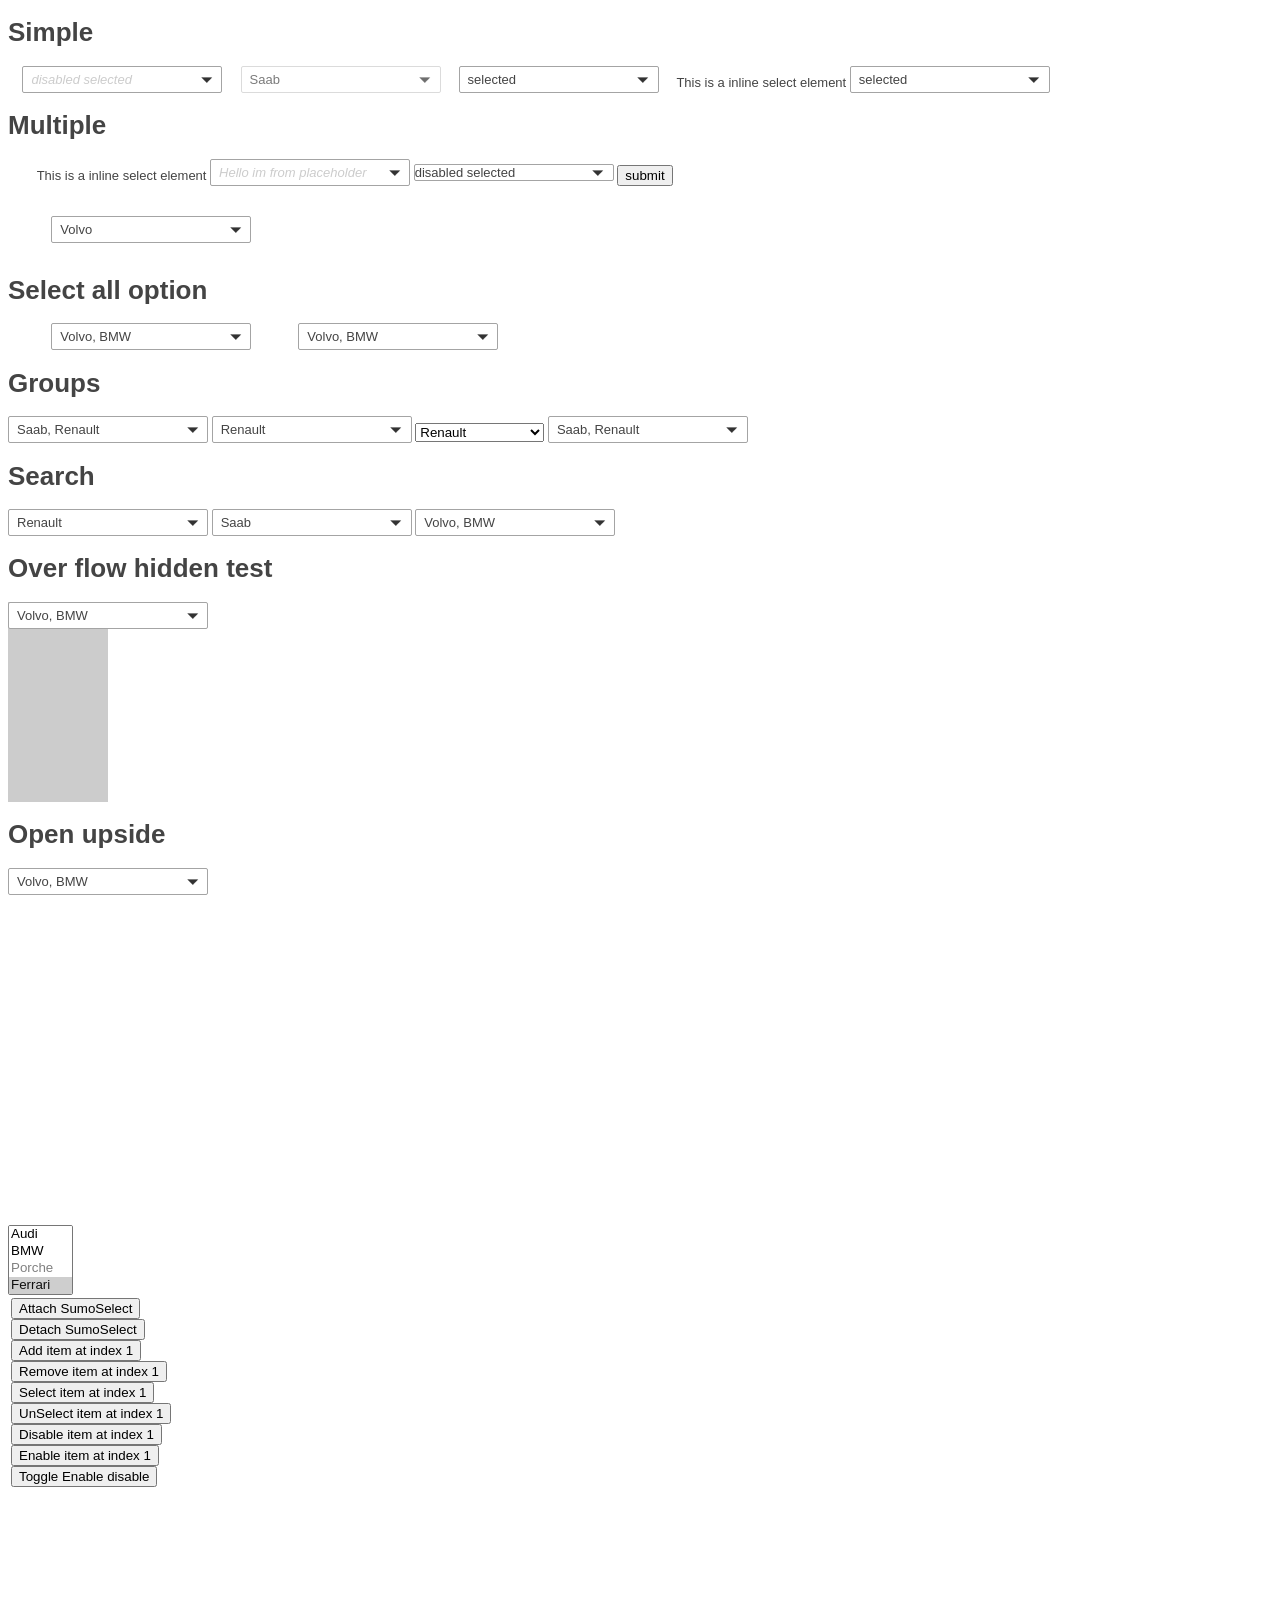
<file: dev_addons/odoo_website_helpdesk/static/src/cdn/docs/select_responsive.html>
﻿<!DOCTYPE html>
<html xmlns="http://www.w3.org/1999/xhtml">
<head>
    <title></title>
        <meta name="viewport" content="width=device-width, initial-scale=1.0">
    <script src="http://ajax.googleapis.com/ajax/libs/jquery/1.9.0/jquery.min.js"></script>
    <script src="javascripts/jquery.sumoselect.min.js"></script>
    <link href="stylesheets/sumoselect.min.css" rel="stylesheet" />

    <script type="text/javascript">
        $(document).ready(function () {
            window.asd = $('.SlectBox').SumoSelect({ csvDispCount: 6 });
            window.test = $('.testsel').SumoSelect({okCancelInMulti:true });
            window.testSelAll = $('.testSelAll').SumoSelect({okCancelInMulti:true, selectAll:true });
            window.testSelAlld = $('.SlectBox-grp').SumoSelect({okCancelInMulti:true, selectAll:true });

            window.testSelAll2 = $('.testSelAll2').SumoSelect({selectAll:true });
           

            window.Search = $('.search-box').SumoSelect({ csvDispCount: 3, search: true, searchText:'Enter here.' });
            window.searchSelAll = $('.search-box-sel-all').SumoSelect({ csvDispCount: 3, selectAll:true, search: true, searchText:'Enter here.', okCancelInMulti:true });
            window.searchSelAll = $('.search-box-open-up').SumoSelect({ csvDispCount: 3, selectAll:true, search: true, searchText:'Enter here.', up:true });

            window.groups_eg_g = $('.groups_eg_g').SumoSelect({selectAll:true, search:true });
        });
    </script>
    <style type="text/css">
        body{font-family: 'Helvetica Neue', Helvetica, Arial, sans-serif;color:#444;font-size:13px;}
        p,div,ul,li{padding:0px; margin:0px;}
    </style>
</head>
<body>
    <h1>Simple</h1>
    &nbsp;&nbsp;&nbsp;
    <select name="somename" class="SlectBox" onclick="console.log($(this).val())" onchange="console.log('change is firing')">
        <option disabled="disabled" selected="selected">disabled selected</option>
        <!--placeholder-->
        <option value="volvo">Volvo</option>
        <option value="saab">Saab</option>
        <option value="mercedes">Mercedes</option>
        <option value="audi">Audi</option>
    </select>
    &nbsp;&nbsp;&nbsp;

    <select class="SlectBox" disabled   >
        <option value="volvo">Volvo</option>
        <option selected value="saab">Saab</option>
        <option value="mercedes">Mercedes</option>
        <option value="audi">Audi</option>
        <option disabled value="opt1">option1</option>
        <option value="opt2">option2</option>
        <option value="opt3">option3</option>
    </select>
    &nbsp;&nbsp;&nbsp;

    <select class="SlectBox" placeholder="this is placeholder">
        <option selected="selected">selected</option>
        <option>Volvo</option>
        <option>Saab</option>
        <option value="mercedes">Mercedes</option>
        <option value="audi">Audi</option>
    </select>
    &nbsp;&nbsp;&nbsp;
      This is a inline select element
        <select class="SlectBox" placeholder="this is placeholder" required="required">
        <option selected="selected">selected</option>
        <option>Volvo</option>
        <option>Saab</option>
        <option value="mercedes">Mercedes</option>
        <option value="audi">Audi</option>
                <option>Volvo</option>
        <option>Saab</option>
        <option value="mercedes">Mercedes</option>
        <option value="audi">Audi</option>
                <option>Volvo</option>
        <option>Saab</option>
        <option value="mercedes">Mercedes</option>
        <option value="audi">Audi</option>
                <option>Volvo</option>
        <option>Saab</option>
        <option value="mercedes">Mercedes</option>
        <option value="audi">Audi</option>
    </select>


    <h1>Multiple</h1>

    <form method="get">
        &nbsp;&nbsp;&nbsp;

        &nbsp;&nbsp;&nbsp;  This is a inline select element
        
        <select multiple="multiple" placeholder="Hello  im from placeholder" class="SlectBox" required>
       <option value="volvo">Volvo</option>
       <option value="saab">Saab</option>
       <option disabled="disabled" value="mercedes">Mercedes</option>
       <option value="audi">Audi</option>
       <option value="bmw">BMW</option>
            </select>

    <div class="SumoSelect">
        <p class="CaptionCont SlectBoxa"><span>disabled selected</span><label><i></i></label></p>
        <div class="optWrapper multiple">
            <ul class="options">
                <li><span><i></i></span>
                    <label>Volvo</label></li>
                <li><span><i></i></span>
                    <label>saab</label></li>
                <li><span><i></i></span>
                    <label>audi</label></li>
                <li><span><i></i></span>
                    <label>bmw</label></li>
                <li><span><i></i></span>
                    <label>porsche</label></li>
                <li><span><i></i></span>
                    <label>ferrari</label></li>
                <li class="selected"><span><i></i></span>
                    <label>hyundai</label></li>
                <li><span><i></i></span>
                    <label>porsche</label></li>
                <li><span><i></i></span>
                    <label>ferrari</label></li>
                <li><span><i></i></span>
                    <label>hyundai is a good company but not too go0d !!!</label></li>
                <li><span><i></i></span>
                    <label>porsche</label></li>
                <li><span><i></i></span>
                    <label>ferrari</label></li>
                <li><span><i></i></span>
                    <label>hyundai</label></li>
            </ul>
        </div>
    </div>
        <input type="submit" value="submit" />


    <br />
    <br />
    <br />   &nbsp;&nbsp;&nbsp;   &nbsp;&nbsp;&nbsp;   &nbsp;&nbsp;&nbsp;

       <select   multiple="multiple" placeholder="Hello im from placeholder"  class="testsel">
       <option selected value="volvo">Volvo</option>
       <option value="saab">Saab</option>
       <option disabled="disabled" value="mercedes">Mercedes</option>
       <option value="audi">Audi</option>
       <option value="bmw">BMW</option>
       <option value="porsche">Porche</option>
       <option value="ferrari">Ferrari</option>
       <option class="someclass" value="audi">Audi</option>
       <option class="someclass" value="bmw">BMW</option>
       <option class="someclass" value="porsche">Porche</option>
       <option value="ferrari">Ferrari</option>
       <option value="audi">Audi</option>
       <option value="bmw">BMW</option>
       <option value="porsche">Porche</option>
       <option value="ferrari">Ferrari</option>
       <option value="hyundai">Hyundai</option>
       <option value="mitsubishi">Mitsubishi</option>
   </select>

        </form>

<br>
    <h1>Select all option</h1>
    &nbsp;&nbsp;&nbsp;   &nbsp;&nbsp;&nbsp;   &nbsp;&nbsp;&nbsp;
<select multiple="multiple" placeholder="Hello  im from placeholder" onchange="console.log($(this).children(':selected').length)" class="testSelAll">
       <option selected value="volvo">Volvo</option>
       <option value="saab">Saab</option>
       <option disabled="disabled" value="mercedes">Mercedes</option>
       <option value="audi">Audi</option>
       <option selected value="bmw">BMW</option>
       <option value="porsche">Porche</option>
       <option value="ferrari">Ferrari</option>
       <option value="mitsubishi">Mitsubishi</option>


</select>

        &nbsp;&nbsp;&nbsp;   &nbsp;&nbsp;&nbsp;   &nbsp;&nbsp;&nbsp;
<select multiple="multiple" placeholder="Hello  im from placeholder" onchange="console.log($(this).children(':selected').length)" class="testSelAll2">
       <option selected value="volvo">Volvo</option>
       <option value="saab">Saab</option>
       <option disabled="disabled" value="mercedes">Mercedes</option>
       <option value="audi">Audi</option>
       <option selected value="bmw">BMW</option>
       <option value="porsche">Porche</option>
       <option value="ferrari">Ferrari</option>
       <option value="mitsubishi">Mitsubishi</option>


</select>
		
    <h1>Groups</h1>

    <select multiple="multiple" placeholder="Hello  im from placeholder" class="SlectBox-grp">
      <option selected value="saab">Saab</option>
      <option value="opel">Opel</option>
      <option disabled="disabled" value="mercedez">Mercedez</option>
      <optgroup label="US Brands">
        <option value="chrysler">Chrysler</option>
        <option value="gm">General Motors</option>
        <option value="ford">Ford</option>
        <option disabled="disabled" value="plymouth">Plymouth</option>
      </optgroup>
      <optgroup label="French Brands">
        <option value="citroen">Citroën</option>
        <option value="peugeot">Peugeot</option>
        <option selected value="renault">Renault</option>
        <option value="nissan">Nissan</option>
      </optgroup>
      <optgroup label="Italian brands">
        <option value="fiat">Fiat</option>
        <option value="alpha-Romeo">Alpha Romeo</option>
        <option value="lamborghini">Lamborghini</option>
      </optgroup>
      <optgroup disabled="disabled" label="German brands">
        <option value="audi">Audi</option>
        <option value="bMW">BMW</option>
        <option value="volkswagen">Volkswagen</option>
      </optgroup>
      <option value="aston-martin">Aston Martin</option>
      <option value="hyundai">Hyundai</option>
      <option value="mitsubishi">Mitsubishi</option>
    </select>
	
	
	 <select placeholder="Hello  im from placeholder" class="SlectBox">
      <option selected value="saab">Saab</option>
      <option value="opel">Opel</option>
      <option disabled="disabled" value="mercedez">Mercedez</option>
      <optgroup label="US Brands">
        <option value="chrysler">Chrysler</option>
        <option value="gm">General Motors</option>
        <option value="ford">Ford</option>
        <option disabled="disabled" value="plymouth">Plymouth</option>
      </optgroup>
      <optgroup label="French Brands">
        <option value="citroen">Citroën</option>
        <option value="peugeot">Peugeot</option>
        <option selected value="renault">Renault</option>
        <option value="nissan">Nissan</option>
      </optgroup>
      <optgroup label="Italian brands">
        <option value="fiat">Fiat</option>
        <option value="alpha-Romeo">Alpha Romeo</option>
        <option value="lamborghini">Lamborghini</option>
      </optgroup>
      <optgroup disabled="disabled" label="German brands">
        <option value="audi">Audi</option>
        <option value="bMW">BMW</option>
        <option value="volkswagen">Volkswagen</option>
      </optgroup>
      <option value="aston-martin">Aston Martin</option>
      <option value="hyundai">Hyundai</option>
      <option value="mitsubishi">Mitsubishi</option>
    </select>
	
	
	 <select  placeholder="Hello  im from placeholder" class="groups_eg">
      <option class="hemant" selected value="saab">Saab</option>
      <option class="hemant" value="opel">Opel</option>
      <option disabled="disabled" value="mercedez">Mercedez</option>
      <optgroup label="US Brands">
        <option value="chrysler">Chrysler</option>
        <option value="gm">General Motors</option>
        <option value="ford">Ford</option>
        <option disabled="disabled" value="plymouth">Plymouth</option>
      </optgroup>
      <optgroup label="French Brands">
        <option value="citroen">Citroën</option>
        <option value="peugeot">Peugeot</option>
        <option selected value="renault">Renault</option>
        <option value="nissan">Nissan</option>
      </optgroup>  
      <optgroup disabled="disabled" label="German brands">
        <option value="audi">Audi</option>
        <option value="bMW">BMW</option>
        <option value="volkswagen">Volkswagen</option>
      </optgroup>
      <optgroup label="Italian brands">
        <option value="fiat">Fiat</option>
        <option value="alpha-Romeo">Alpha Romeo</option>
        <option value="lamborghini">Lamborghini</option>
      </optgroup>
      <option value="aston-martin">Aston Martin</option>
      <option value="hyundai">Hyundai</option>
      <option value="mitsubishi">Mitsubishi</option>
    </select>

  
  
   <select multiple="multiple"  placeholder="Hello  im from placeholder" class="groups_eg_g">
      <option class="hemant" selected value="saab">Saab</option>
      <option class="hemant" value="opel">Opel</option>
      <option disabled="disabled" value="mercedez">Mercedez</option>
      <optgroup label="US Brands">
        <option value="chrysler">Chrysler</option>
        <option value="gm">General Motors</option>
        <option value="ford">Ford</option>
        <option disabled="disabled" value="plymouth">Plymouth</option>
      </optgroup>
      <optgroup label="French Brands">
        <option value="citroen">Citroën</option>
        <option value="peugeot">Peugeot</option>
        <option selected value="renault">Renault</option>
        <option value="nissan">Nissan</option>
      </optgroup>  
      <optgroup disabled="disabled" label="German brands">
        <option value="audi">Audi</option>
        <option value="bMW">BMW</option>
        <option value="volkswagen">Volkswagen</option>
      </optgroup>
      <optgroup label="Italian brands">
        <option value="fiat">Fiat</option>
        <option value="alpha-Romeo">Alpha Romeo</option>
        <option value="lamborghini">Lamborghini</option>
      </optgroup>
      <option value="aston-martin">Aston Martin</option>
      <option value="hyundai">Hyundai</option>
      <option value="mitsubishi">Mitsubishi</option>
    </select>

    <h1>Search</h1>

	 <select  placeholder="Hello  im from placeholder" class="search-box">
      <option class="hemant" selected value="saab">Saab</option>
      <option class="hemant" value="opel">Opel</option>
      <option disabled="disabled" value="mercedez">Mercedez</option>
      <optgroup label="US Brands">
        <option value="chrysler">Chrysler</option>
        <option value="gm">General Motors</option>
        <option value="ford">Ford</option>
        <option disabled="disabled" value="plymouth">Plymouth</option>
      </optgroup>
      <optgroup label="French Brands">
        <option value="citroen">Citroën</option>
        <option value="peugeot">Peugeot</option>
        <option selected value="renault">Renault</option>
        <option value="nissan">Nissan</option>
      </optgroup>
      <optgroup label="Italian brands">
        <option value="fiat">Fiat</option>
        <option value="alpha-Romeo">Alpha Romeo</option>
        <option value="lamborghini">Lamborghini</option>
      </optgroup>
      <optgroup disabled="disabled" label="German brands">
        <option value="audi">Audi</option>
        <option value="bMW">BMW</option>
        <option value="volkswagen">Volkswagen</option>
      </optgroup>
      <option value="aston-martin">Aston Martin</option>
      <option value="hyundai">Hyundai</option>
      <option value="mitsubishi">Mitsubishi</option>
    </select>

    <select  placeholder="Hello  im from placeholder" class="search-box">
      <option class="hemant" selected value="saab">Saab</option>
      <option class="hemant" value="opel">Opel</option>
      <option disabled="disabled" value="mercedez">Mercedez</option>
      <option value="aston-martin">Aston Martin</option>
      <option value="hyundai">Hyundai</option>
      <option value="mitsubishi">Mitsubishi</option>
    </select>

    <select multiple="multiple" placeholder="Hello  im from placeholder" onchange="console.log($(this).children(':selected').length)" class="search-box">
       <option selected value="volvo">Volvo</option>
       <option value="saab">Saab</option>
       <option disabled="disabled" value="mercedes">Mercedes</option>
       <option value="audi">Audi</option>
       <option selected value="bmw">BMW</option>
       <option value="porsche">Porche</option>
       <option value="ferrari">Ferrari</option>
       <option value="mitsubishi">Mitsubishi</option>
    </select>

<h1>Over flow hidden test</h1>
    <style type="text/css">
        .sumo_name_will_become_class{
            position: absolute;
        }
    </style>
<div style="background:#ccc; width:100px; height: 200px; overflow: hidden;">
    <select name="name_will_become_class" multiple="multiple" placeholder="Hello  im from placeholder" onchange="console.log($(this).children(':selected').length)" class="search-box-sel-all">
       <option selected value="volvo">Volvo</option>
       <option value="saab">Saab</option>
       <option value="mercedes">Mercedes</option>
       <option value="audi">Audi</option>
       <option selected value="bmw">BMW</option>
       <option value="porsche">Porche</option>
       <option value="ferrari">Ferrari</option>
       <option value="mitsubishi">Mitsubishi</option>
    </select>
</div>

    <h1>Open upside</h1>
    <select multiple="multiple" placeholder="Hello  im from placeholder"
            onchange="console.log($(this).val())"
            class="search-box-open-up">
       <option selected value='"volvo"'>Volvo</option>
       <option value="saab">Saab</option>
       <option value="mercedes">Mercedes</option>
       <option value="audi">Audi</option>
       <option selected value="bmw">BMW</option>
       <option value="porsche">Porche</option>
       <option value="ferrari">Ferrari</option>
       <option value="mitsubishi">Mitsubishi</option>
    </select>

    <br />
    <br />
    <br />  <br />
    <br />
    <br />  <br />
    <br />
    <br />  <br />
    <br />
    <br />  <br />
    <br />
    <br />  <br />
    <br />
    <br />  <br />
    <br />
    <br />  <br />
    <br />

<select multiple="multiple" name="somename10" class="testselect10">
       <option value="volvo">Volvo</option>
       <option >Saab</option>
       <option disabled="disabled" value="mercedes">Mercedes</option>
       <option value="audi">Audi</option>
       <option value="bmw">BMW</option>
       <option disabled="disabled" value="porsche">Porche</option>
       <option selected="selected" value="ferrari">Ferrari</option>
       <option selected="selected" value="hyundai">Hyundai</option>
       <option value="mitsubishi">Mitsubishi</option>
    </select>



 <table class="auto-style5">
                <tr>
                    <td class="auto-style6">
                        <ul><li>
                        <input id="Button1" type="button" value="Attach SumoSelect" onclick="$('.testselect10').SumoSelect();" />
                            </li>
                            <li>
                                <input id="Button2" type="button" value="Detach SumoSelect" onclick="$('.testselect10')[0].sumo.unload();" />
                            </li>
                            <li>
                                <input id="Button3" type="button" value="Add item at index 1" onclick="$('.testselect10')[0].sumo.add('New Item',1);" />
                            </li>
                             <li>
                                <input id="Button4" type="button" value="Remove item at index 1" onclick="$('.testselect10')[0].sumo.remove(1);" />
                            </li>
                             <li>
                                <input id="Button5" type="button" value="Select item at index 1" onclick="$('.testselect10')[0].sumo.selectItem(1);" />
                            </li>
                            <li>
                                <input id="Button6" type="button" value="UnSelect item at index 1" onclick="$('.testselect10')[0].sumo.unSelectItem(1);" />
                            </li>
                             <li>
                                <input id="Button7" type="button" value="Disable item at index 1" onclick="$('.testselect10')[0].sumo.disableItem(1);" />
                            </li>
                             <li>
                                <input id="Button8" type="button" value="Enable item at index 1" onclick="$('.testselect10')[0].sumo.enableItem(1);" />
                            </li>
                             <li>
                                <input id="Button9" type="button" value="Toggle Enable disable" onclick="$('.testselect10')[0].sumo.disabled = !$('.testselect10')[0].sumo.disabled" />
                            </li>
                        </ul>
                            <br />
    <br />  <br />
    <br />
    <br />  <br />
    <br />
    <br />  <br />
    <br />
    <br />  <br />
    <br />
    <br />  <br />
    <br />
    <br />  <br />
    <br />
    <br />  <br />
    <br />
                    </td>
                    <td>

</td>
                </tr>
            </table>
 
</body>
</html>
</file>
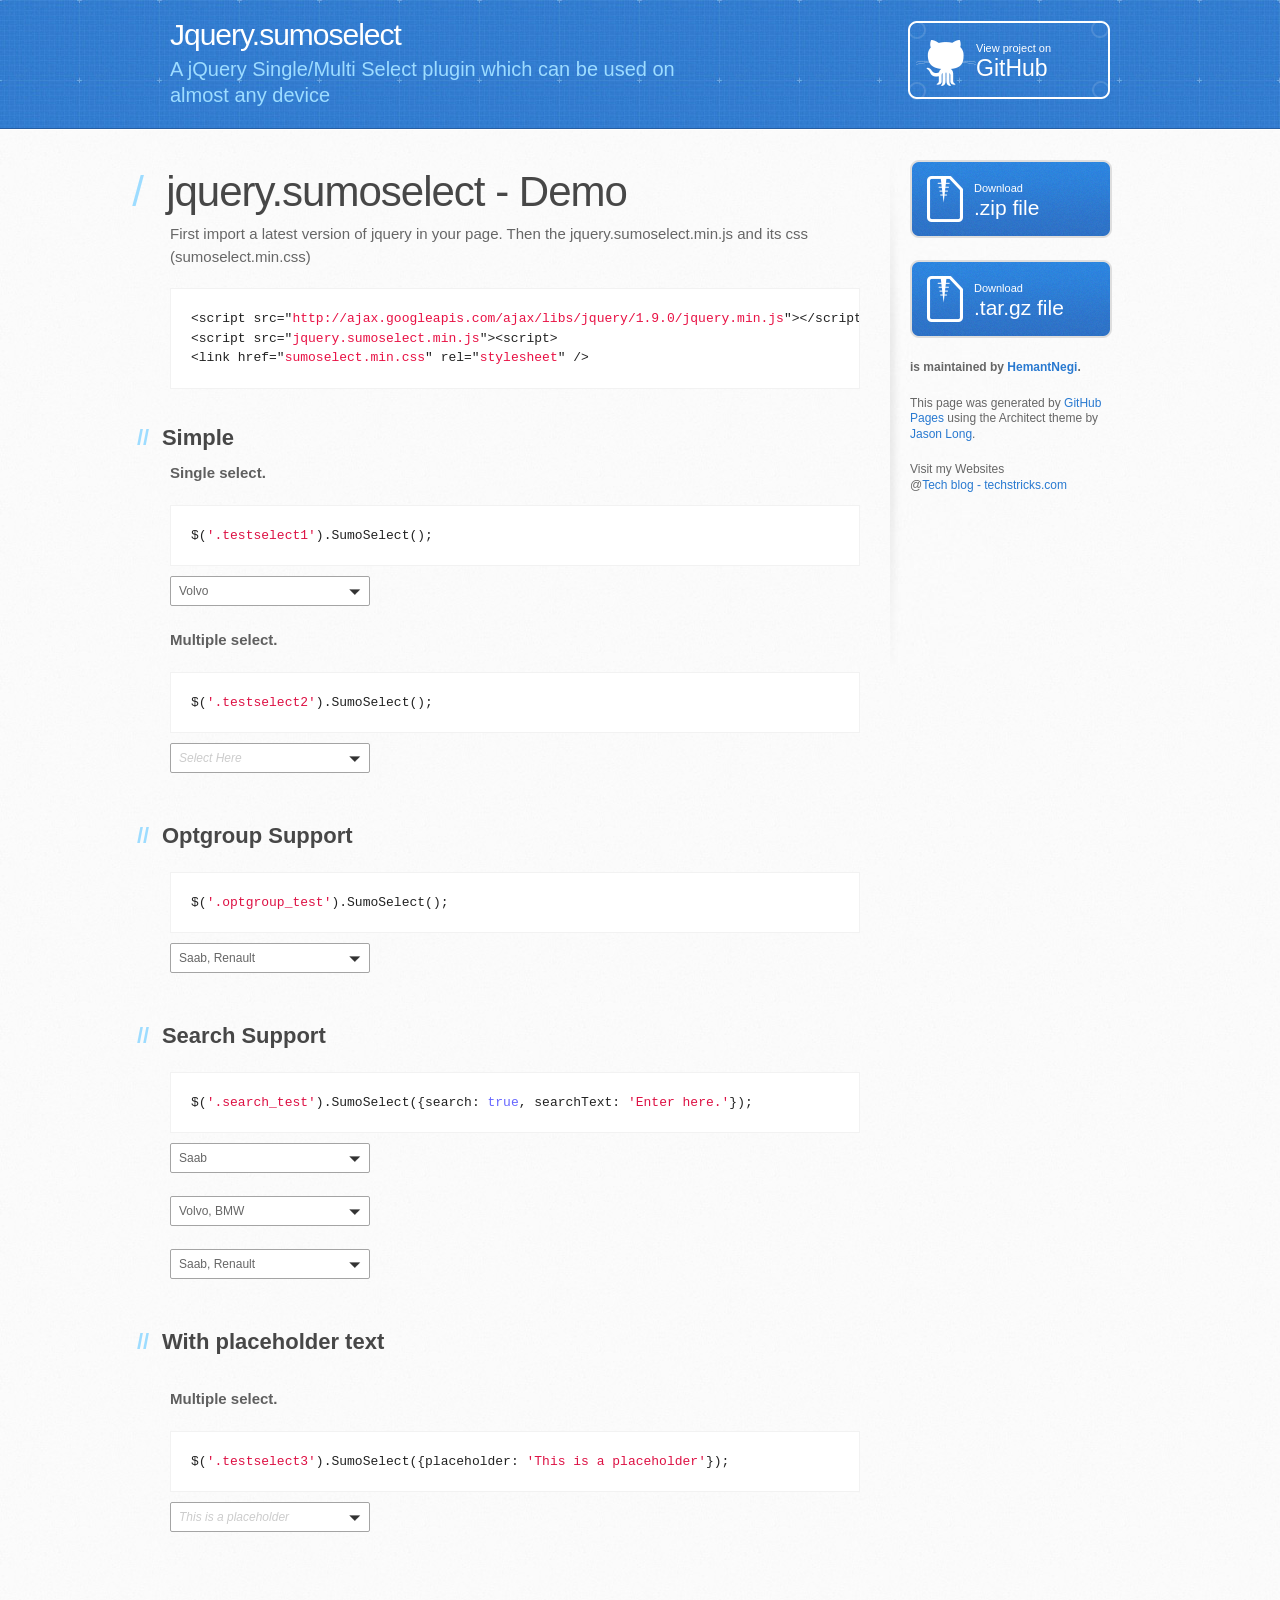
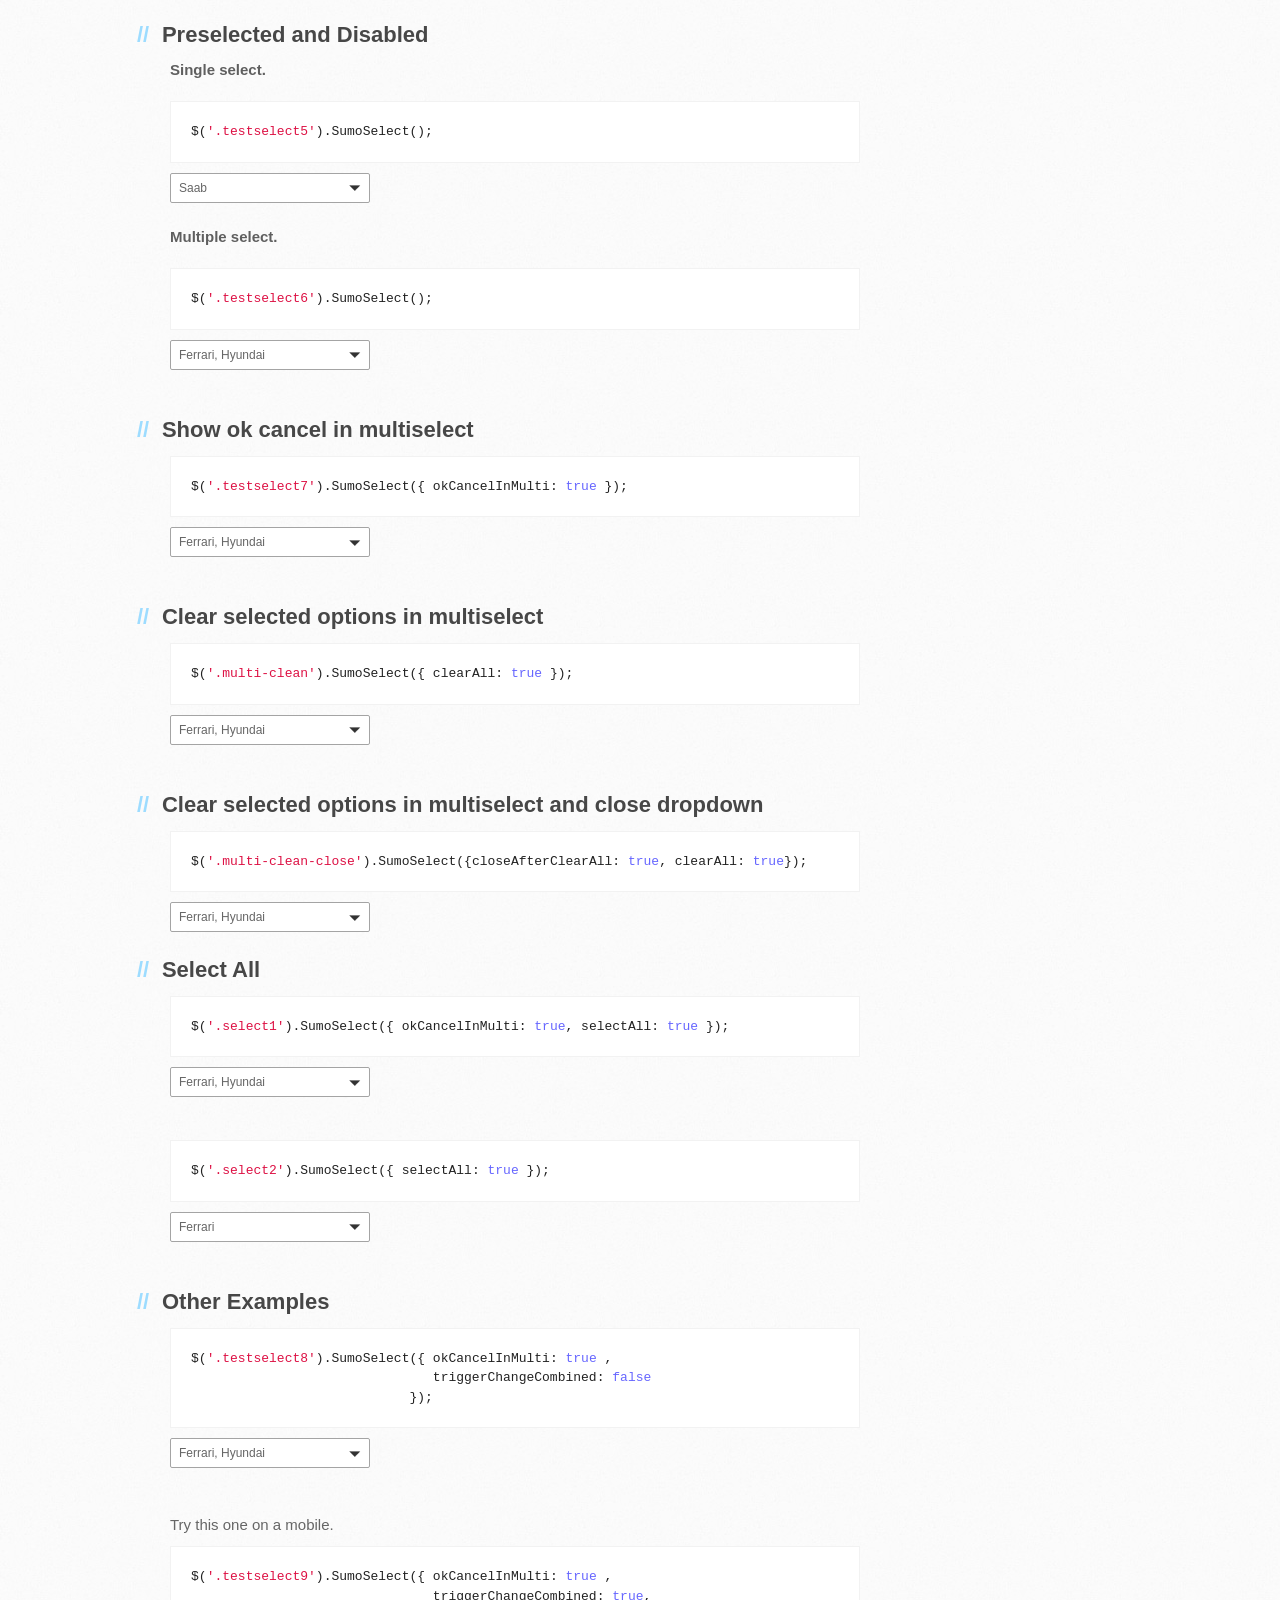
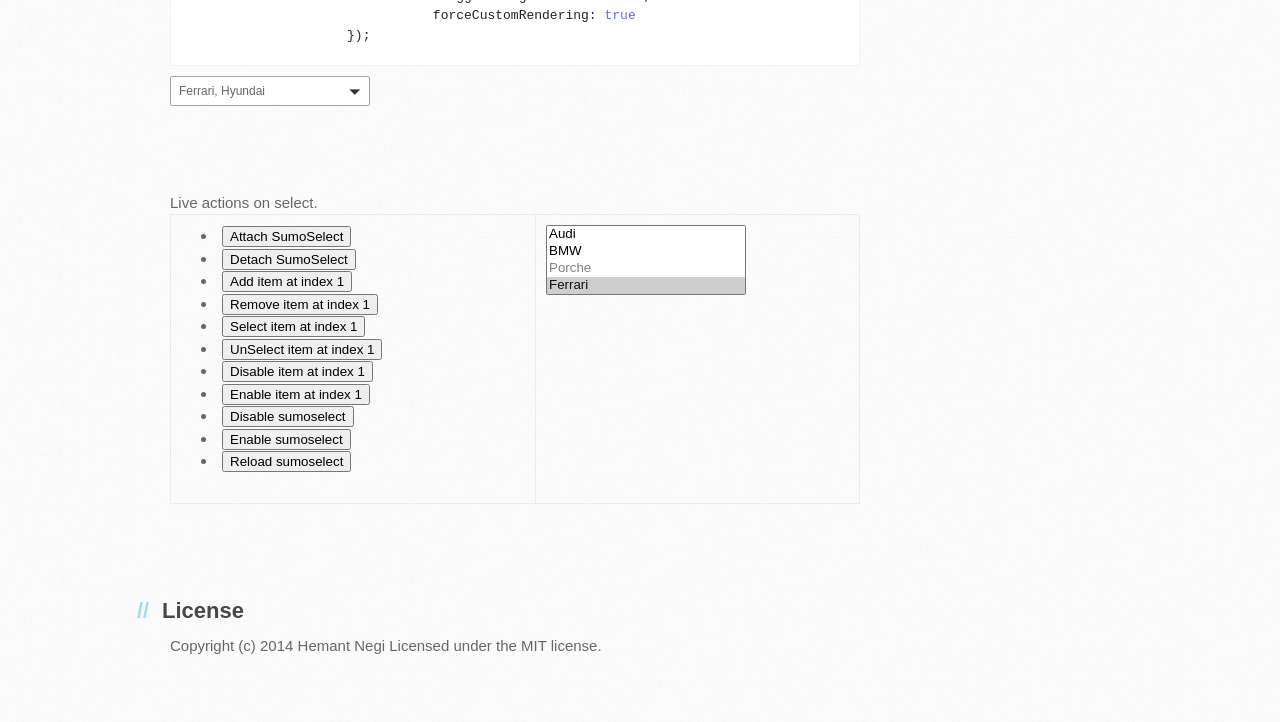
<file: dev_addons/odoo_website_helpdesk/static/src/cdn/docs/sumoselect_demo.html>
<!DOCTYPE html>
<html>
  <head>
    <meta charset='utf-8'>
    <meta http-equiv="X-UA-Compatible" content="chrome=1">
    <meta name="viewport" content="width=device-width, initial-scale=1, maximum-scale=1">
    <meta name="description" content="SumoSelect is a jquery plugin which beautifully renders a single or multiple HTML select element. Its cross device, cross browser all in one solution for complex select related problems. fully customizable and a vast set of functions.">
    <link rel="author" href="https://plus.google.com/+HemantNegi"/>
    
    <link rel="stylesheet" type="text/css" href="stylesheets/stylesheet.css" media="screen" />
    <link rel="stylesheet" type="text/css" href="stylesheets/pygment_trac.css" media="screen" />
    <link rel="stylesheet" type="text/css" href="stylesheets/print.css" media="print" />


      <!--The required plugin code -->
      <script src="https://ajax.googleapis.com/ajax/libs/jquery/1.9.0/jquery.min.js"></script>
      <script src="javascripts/jquery.sumoselect.min.js"></script>
      <link href="stylesheets/sumoselect.min.css" rel="stylesheet" />
      <script type="text/javascript">
          $(document).ready(function () {

              $('.testselect1').SumoSelect();

              $('.testselect2').SumoSelect();

              $('.optgroup_test').SumoSelect();
              $('.search_test').SumoSelect({search: true, searchText:'Enter here.'});

              $('.testselect3').SumoSelect({ placeholder: 'This is a placeholder' });


              $('.testselect5').SumoSelect();

              $('.testselect6').SumoSelect();

              $('.testselect7').SumoSelect({ okCancelInMulti: true });

              $('.multi-clean').SumoSelect({  clearAll: true });
              $('.multi-clean-close').SumoSelect({ closeAfterClearAll: true, clearAll: true });
            
              $('.select1').SumoSelect({ okCancelInMulti: true, selectAll: true});
              $('.select2').SumoSelect({selectAll: true});

              $('.testselect8').SumoSelect({ okCancelInMulti: true, triggerChangeCombined: false });

              $('.testselect9').SumoSelect({ okCancelInMulti: true, triggerChangeCombined: true, forceCustomRendering: true });
          });
      </script>
      <!--The required plugin code -->



      <script>
          (function (i, s, o, g, r, a, m) {
              i['GoogleAnalyticsObject'] = r; i[r] = i[r] || function () {
                  (i[r].q = i[r].q || []).push(arguments)
              }, i[r].l = 1 * new Date(); a = s.createElement(o),
              m = s.getElementsByTagName(o)[0]; a.async = 1; a.src = g; m.parentNode.insertBefore(a, m)
          })(window, document, 'script', '//www.google-analytics.com/analytics.js', 'ga');

          ga('create', 'UA-49935576-1', 'hemantnegi.github.io');
          ga('send', 'pageview');

</script>

    <!--[if lt IE 9]>
    <script src="//html5shiv.googlecode.com/svn/trunk/html5.js"></script>
    <![endif]-->

    <title>Jquery.sumoselect - Demo by Hemant Negi</title>
      <style type="text/css">
          .auto-style1 { color: #E81144; }
          .auto-style2 { color: #E81144; }
          pre { margin: 10px 0px 10px 0px; }
          strong { font-weight: bold;color: #5F5F5F; }
          .auto-style3 { color: #DD1144; }
          .auto-style4 { color: #6666FF; }
          .auto-style5 { width: 100%; }
          .auto-style6 { width: 344px; }
          .SumoSelect{font-size: 12px;}
      </style>
  </head>

  <body>
    <header style="padding-bottom: 20px; padding-top: 20px">
      <div class="inner">
        <h1 style="font-size: 30px">Jquery.sumoselect</h1>
        <h2 style="font-size: 20px">A jQuery Single/Multi Select plugin which can be used on almost any device</h2>
        <a href="https://github.com/HemantNegi/jquery.sumoselect" class="button"><small>View project on</small>GitHub</a>
      </div>
    </header>

    <div id="content-wrapper">
      <div class="inner clearfix">
        <section id="main-content">
         
          <h1>
<a name="jquerysumoselect" class="anchor" href="#jquerysumoselect"><span class="octicon octicon-link"></span></a>jquery.sumoselect - Demo</h1>

<p>First import a latest version of jquery in your page. Then the jquery.sumoselect.min.js and its css (sumoselect.min.css)</p>
            <div class="highlight highlight-javascript">
                <pre>
&lt;script src="<span class="auto-style1">http://ajax.googleapis.com/ajax/libs/jquery/1.9.0/jquery.min.js</span>"&gt;&lt;/script&gt;
&lt;script src="<span class="auto-style2">jquery.sumoselect.min.js</span>"&gt;&lt;script&gt;
&lt;link href="<span class="auto-style1">sumoselect.min.css</span>" rel="<span class="auto-style1">stylesheet</span>" /&gt;</pre>
                </div>
            <br />
            <h2>
                Simple</h2>
            <p>
                <strong>Single select.</strong></p>
            <div class="highlight highlight-javascript">
            <pre><span class="nx">$</span><span class="p">(</span><span class="s1">&#39;.testselect1'</span><span class="p">).</span><span class="nx">SumoSelect</span><span class="p">();</span></pre>
                </div>
      <select name="somename" class="testselect1">
        <option value="volvo">Volvo</option>
        <option value="saab">Saab</option>
        <option value="mercedes">Mercedes</option>
        <option value="audi">Audi</option>
    </select><br />
            <br />
            <p>
                <strong>Multiple select.</strong></p>
            <div class="highlight highlight-javascript">
            <pre><span class="nx">$</span><span class="p">(</span><span class="s1">&#39;.testselect2'</span><span class="p">).</span><span class="nx">SumoSelect</span><span class="p">();</span></pre>
                </div>
      <select multiple="multiple" name="somename0" class="testselect2">
        <option value="volvo">Volvo</option>
        <option value="saab">Saab</option>
        <option value="mercedes">Mercedes</option>
        <option value="audi">Audi</option>
    </select><br />
            <br />
            <br />

            <h2>
                Optgroup Support</h2>
            <p>
            <div class="highlight highlight-javascript">
            <pre><span class="nx">$</span><span class="p">(</span><span class="s1">&#39;.optgroup_test'</span><span class="p">).</span><span class="nx">SumoSelect</span><span class="p">();</span></pre>
                </div>
         <select multiple="multiple" placeholder="Hello  im from placeholder" class="optgroup_test">
      <option selected value="saab">Saab</option>
      <option value="opel">Opel</option>
      <option disabled="disabled" value="mercedez">Mercedez</option>
      <optgroup label="US Brands">
        <option value="chrysler">Chrysler</option>
        <option value="gm">General Motors</option>
        <option value="ford">Ford</option>
        <option disabled="disabled" value="plymouth">Plymouth</option>
      </optgroup>
      <optgroup label="French Brands">
        <option value="citroen">Citroën</option>
        <option value="peugeot">Peugeot</option>
        <option selected value="renault">Renault</option>
        <option value="nissan">Nissan</option>
      </optgroup>
      <optgroup label="Italian brands">
        <option value="fiat">Fiat</option>
        <option value="alpha-Romeo">Alpha Romeo</option>
        <option value="lamborghini">Lamborghini</option>
      </optgroup>
      <optgroup disabled="disabled" label="German brands">
        <option value="audi">Audi</option>
        <option value="bMW">BMW</option>
        <option value="volkswagen">Volkswagen</option>
      </optgroup>
      <option value="aston-martin">Aston Martin</option>
      <option value="hyundai">Hyundai</option>
      <option value="mitsubishi">Mitsubishi</option>
    </select><br />
            <br />
            <br />


<h2>
                Search Support</h2>
            <p>
            <div class="highlight highlight-javascript">
            <pre><span class="nx">$</span><span class="p">(</span><span class="s1">&#39;.search_test'</span><span class="p">).</span><span class="nx">SumoSelect</span><span class="p">({search: <span class="auto-style4">true</span>, searchText: <span class="auto-style3">'Enter here.'</span>});</span></pre>
                </div>
                    <select  placeholder="Hello  im from placeholder" class="search_test">
      <option class="hemant" selected value="saab">Saab</option>
      <option class="hemant" value="opel">Opel</option>
      <option disabled="disabled" value="mercedez">Mercedez</option>
      <option value="aston-martin">Aston Martin</option>
      <option value="hyundai">Hyundai</option>
      <option value="mitsubishi">Mitsubishi</option>
    </select>
    <br><br>

    <select multiple="multiple" placeholder="Hello  im from placeholder" onchange="console.log($(this).children(':selected').length)" class="search_test">
       <option selected value="volvo">Volvo</option>
       <option value="saab">Saab</option>
       <option disabled="disabled" value="mercedes">Mercedes</option>
       <option value="audi">Audi</option>
       <option selected value="bmw">BMW</option>
       <option value="porsche">Porche</option>
       <option value="ferrari">Ferrari</option>
       <option value="mitsubishi">Mitsubishi</option>
    </select>
    <br><br>
         <select multiple="multiple" placeholder="Hello  im from placeholder" class="search_test">
      <option selected value="saab">Saab</option>
      <option value="opel">Opel</option>
      <option disabled="disabled" value="mercedez">Mercedez</option>
      <optgroup label="US Brands">
        <option value="chrysler">Chrysler</option>
        <option value="gm">General Motors</option>
        <option value="ford">Ford</option>
        <option disabled="disabled" value="plymouth">Plymouth</option>
      </optgroup>
      <optgroup label="French Brands">
        <option value="citroen">Citroën</option>
        <option value="peugeot">Peugeot</option>
        <option selected value="renault">Renault</option>
        <option value="nissan">Nissan</option>
      </optgroup>
      <optgroup label="Italian brands">
        <option value="fiat">Fiat</option>
        <option value="alpha-Romeo">Alpha Romeo</option>
        <option value="lamborghini">Lamborghini</option>
      </optgroup>
      <optgroup disabled="disabled" label="German brands">
        <option value="audi">Audi</option>
        <option value="bMW">BMW</option>
        <option value="volkswagen">Volkswagen</option>
      </optgroup>
      <option value="aston-martin">Aston Martin</option>
      <option value="hyundai">Hyundai</option>
      <option value="mitsubishi">Mitsubishi</option>
    </select>
    <br />
            <br />
            <br />



<h2>
    With placeholder text</h2>
            <br />

            <p>
                <strong>Multiple select.</strong></p>
            <div class="highlight highlight-javascript">
            <pre><span class="nx">$</span><span class="p">(</span><span class="s1">&#39;.testselect3'</span><span class="p">).</span><span class="nx">SumoSelect</span><span class="p">({placeholder: <span class="auto-style3">&#39;This is a placeholder&#39;</span>});</span></pre>
                </div>
      <select multiple="multiple" name="somename" class="testselect3">
        <option value="volvo">Volvo</option>
       <option value="saab">Saab</option>
       <option value="mercedes">Mercedes</option>
       <option value="audi">Audi</option>
       <option value="bmw">BMW</option>
       <option value="porsche">Porche</option>
       <option value="ferrari">Ferrari</option>
       <option value="hyundai">Hyundai</option>
       <option value="mitsubishi">Mitsubishi</option>
    </select><br />

<p>&nbsp;</p>
            <p>&nbsp;</p>

<h2>
    Preselected and Disabled</h2>

            <p>
                <strong>Single select.</strong></p>
            <div class="highlight highlight-javascript">
            <pre><span class="nx">$</span><span class="p">(</span><span class="s1">&#39;.testselect5'</span><span class="p">).</span><span class="nx">SumoSelect</span><span class="p">();</span></pre>
                </div>
      <select name="somename2" class="testselect5">
        <option value="volvo">Volvo</option>
        <option selected="selected" value="saab">Saab</option>
        <option disabled="disabled" value="mercedes">Mercedes</option>
        <option value="audi">Audi</option>
    </select><br />
            <br />
            <p>
                <strong>Multiple select.</strong></p>
            <div class="highlight highlight-javascript">
            <pre><span class="nx">$</span><span class="p">(</span><span class="s1">&#39;.testselect6'</span><span class="p">).</span><span class="nx">SumoSelect</span><span class="p">();</span></pre>
                </div>
      <select multiple="multiple" name="somename3" class="testselect6">
        <option value="volvo">Volvo</option>
       <option value="saab">Saab</option>
       <option disabled="disabled" value="mercedes">Mercedes</option>
       <option value="audi">Audi</option>
       <option value="bmw">BMW</option>
       <option disabled="disabled" value="porsche">Porche</option>
       <option selected="selected" value="ferrari">Ferrari</option>
       <option selected="selected" value="hyundai">Hyundai</option>
       <option value="mitsubishi">Mitsubishi</option>
       <option value="moreoptions">More options</option>
       <option value="last option">this is a last option</option>
    </select><br />

<p>&nbsp;</p>

<h2>
    Show ok cancel in multiselect</h2>
            <div class="highlight highlight-javascript">
            <pre><span class="nx">$</span><span class="p">(</span><span class="s1">&#39;.testselect7'</span><span class="p">).</span><span class="nx">SumoSelect</span><span class="p">({ okCancelInMulti: <span class="auto-style4">true</span> });</span></pre>
                </div>
      <select multiple="multiple" name="somename4" class="testselect7">
        <option value="volvo">Volvo</option>
       <option value="saab">Saab</option>
       <option disabled="disabled" value="mercedes">Mercedes</option>
       <option value="audi">Audi</option>
       <option value="bmw">BMW</option>
       <option disabled="disabled" value="porsche">Porche</option>
       <option selected="selected" value="ferrari">Ferrari</option>
       <option selected="selected" value="hyundai">Hyundai</option>
       <option value="mitsubishi">Mitsubishi</option>
    </select><p>
                &nbsp;</p>


 <h2>
      Clear selected options in multiselect</h2>
    <div class="highlight highlight-javascript">
      <pre><span class="nx">$</span><span class="p">(</span><span class="s1">&#39;.multi-clean'</span><span class="p">).</span><span class="nx">SumoSelect</span><span class="p">({ clearAll: <span class="auto-style4">true</span> });</span></pre>
    </div>
    <select multiple="multiple" name="somename4" class="multi-clean">
      <option value="volvo">Volvo</option>
      <option value="saab">Saab</option>
      <option disabled="disabled" value="mercedes">Mercedes</option>
      <option value="audi">Audi</option>
      <option value="bmw">BMW</option>
      <option disabled="disabled" value="porsche">Porche</option>
      <option selected="selected" value="ferrari">Ferrari</option>
      <option selected="selected" value="hyundai">Hyundai</option>
      <option value="mitsubishi">Mitsubishi</option>
    </select><p>
    &nbsp;</p>



    <h2>
      Clear selected options in multiselect and close dropdown</h2>
    <div class="highlight highlight-javascript">
      <pre><span class="nx">$</span><span class="p">(</span><span class="s1">&#39;.multi-clean-close'</span><span class="p">).</span><span class="nx">SumoSelect</span><span class="p">({closeAfterClearAll: <span class="auto-style4">true</span>, clearAll: <span class="auto-style4">true</span>});</span></pre>
    </div>
    <select multiple="multiple" name="somename4" class="multi-clean-close">
      <option value="volvo">Volvo</option>
      <option value="saab">Saab</option>
      <option disabled="disabled" value="mercedes">Mercedes</option>
      <option value="audi">Audi</option>
      <option value="bmw">BMW</option>
      <option disabled="disabled" value="porsche">Porche</option>
      <option selected="selected" value="ferrari">Ferrari</option>
      <option selected="selected" value="hyundai">Hyundai</option>
      <option value="mitsubishi">Mitsubishi</option>
    </select><p>
</p>


          <h2>
    Select All</h2>
            <div class="highlight highlight-javascript">
            <pre><span class="nx">$</span><span class="p">(</span><span class="s1">&#39;.select1'</span><span class="p">).</span><span class="nx">SumoSelect</span><span class="p">({ okCancelInMulti: <span class="auto-style4">true</span>, selectAll: <span class="auto-style4">true</span> });</span></pre>
                </div>
      <select multiple="multiple" name="somename4" class="select1">
        <option value="volvo">Volvo</option>
       <option value="saab">Saab</option>
       <option disabled="disabled" value="mercedes">Mercedes</option>
       <option value="audi">Audi</option>
       <option value="bmw">BMW</option>
       <option disabled="disabled" value="porsche">Porche</option>
       <option selected="selected" value="ferrari">Ferrari</option>
       <option selected="selected" value="hyundai">Hyundai</option>
       <option value="mitsubishi">Mitsubishi</option>
    </select><p>
                &nbsp;</p>

     <div class="highlight highlight-javascript">
            <pre><span class="nx">$</span><span class="p">(</span><span class="s1">&#39;.select2'</span><span class="p">).</span><span class="nx">SumoSelect</span><span class="p">({ selectAll: <span class="auto-style4">true</span> });</span></pre>
                </div>
      <select multiple="multiple" name="somename4" class="select2">
        <option value="volvo">Volvo</option>
       <option value="saab">Saab</option>
       <option disabled="disabled" value="mercedes">Mercedes</option>
       <option value="audi">Audi</option>
       <option value="bmw">BMW</option>
       <option disabled="disabled" value="porsche">Porche</option>
       <option selected="selected" value="ferrari">Ferrari</option>
       <option  value="hyundai">Hyundai</option>
       <option value="mitsubishi">Mitsubishi</option>
    </select><p>
                &nbsp;</p>

<h2>
    Other Examples</h2>

            <div class="highlight highlight-javascript">
            <pre><span class="nx">$</span><span class="p">(</span><span class="s1">&#39;.testselect8'</span><span class="p">).</span><span class="nx">SumoSelect</span><span class="p">({ okCancelInMulti: <span class="auto-style4">true</span> ,
			       triggerChangeCombined: <span class="auto-style4">false</span>
			    });</span></pre>
                </div>
      <select multiple="multiple" onchange="alert('this is a individual item change')" name="somename5" class="testselect8">
        <option value="volvo">Volvo</option>
       <option value="saab">Saab</option>
       <option disabled="disabled" value="mercedes">Mercedes</option>
       <option value="audi">Audi</option>
       <option value="bmw">BMW</option>
       <option disabled="disabled" value="porsche">Porche</option>
       <option selected="selected" value="ferrari">Ferrari</option>
       <option selected="selected" value="hyundai">Hyundai</option>
       <option value="mitsubishi">Mitsubishi</option>
    </select><br />
            <br />
            <br />
            Try this one on a mobile.<div class="highlight highlight-javascript">
            <pre><span class="nx">$</span><span class="p">(</span><span class="s1">&#39;.testselect9'</span><span class="p">).</span><span class="nx">SumoSelect</span><span class="p">({ okCancelInMulti: <span class="auto-style4">true</span> ,
			       triggerChangeCombined: <span class="auto-style4">true</span>,
			       forceCustomRendering: <span class="auto-style4">true</span>	
		    });</span></pre>
                </div>
      <select multiple="multiple" onchange="alert('this is a combined item change')" name="somename6" class="testselect9">
        <option value="volvo">Volvo</option>
       <option value="saab">Saab</option>
       <option disabled="disabled" value="mercedes">Mercedes</option>
       <option value="audi">Audi</option>
       <option value="bmw">BMW</option>
       <option disabled="disabled" value="porsche">Porche</option>
       <option selected="selected" value="ferrari">Ferrari</option>
       <option selected="selected" value="hyundai">Hyundai</option>
       <option value="mitsubishi">Mitsubishi</option>
    </select><p>&nbsp;</p>
            <p>&nbsp;</p>
              Live actions on select.

            <table class="auto-style5">
                <tr>
                    <td class="auto-style6">
                        <ul><li>
                        <input id="Button1" type="button" value="Attach SumoSelect" onclick="$('.testselect10').SumoSelect();" />
                            </li>
                            <li>
                                <input id="Button2" type="button" value="Detach SumoSelect" onclick="$('.testselect10')[0].sumo.unload();" />
                            </li>
                            <li>
                                <input id="Button3" type="button" value="Add item at index 1" onclick="$('.testselect10')[0].sumo.add('New Item',1);" />
                            </li>
                             <li>
                                <input id="Button4" type="button" value="Remove item at index 1" onclick="$('.testselect10')[0].sumo.remove(1);" />
                            </li>
                             <li>
                                <input id="Button5" type="button" value="Select item at index 1" onclick="$('.testselect10')[0].sumo.selectItem(1);" />
                            </li>
                            <li>
                                <input id="Button6" type="button" value="UnSelect item at index 1" onclick="$('.testselect10')[0].sumo.unSelectItem(1);" />
                            </li>
                             <li>
                                <input id="Button7" type="button" value="Disable item at index 1" onclick="$('.testselect10')[0].sumo.disableItem(1);" />
                            </li>
                             <li>
                                <input id="Button8" type="button" value="Enable item at index 1" onclick="$('.testselect10')[0].sumo.enableItem(1);" />
                            </li>
                             <li>
                                <input type="button" value="Disable sumoselect" onclick="$('.testselect10')[0].sumo.disable();" />
                            </li>
                             <li>
                                <input type="button" value="Enable sumoselect" onclick="$('.testselect10')[0].sumo.enable();" />
                            </li>
                            <li>
                                <input type="button" value="Reload sumoselect" onclick="$('.testselect10')[0].sumo.reload();" />
                            </li>

                        </ul>
                    </td>
                    <td>

      <select style="width:200px;" multiple="multiple" name="somename10" class="testselect10">
        <option value="volvo">Volvo</option>
       <option value="saab">Saab</option>
       <option disabled="disabled" value="mercedes">Mercedes</option>
       <option value="audi">Audi</option>
       <option value="bmw">BMW</option>
       <option disabled="disabled" value="porsche">Porche</option>
       <option selected="selected" value="ferrari">Ferrari</option>
       <option selected="selected" value="hyundai">Hyundai</option>
       <option value="mitsubishi">Mitsubishi</option>
    </select></td>
                </tr>
            </table>
            <br />
            <br />
            <br />
            <br />
            
           
         <h2>
                    <a name="license" class="anchor" href="#license"><span class="octicon octicon-link"></span></a>License</h2>

                <p>Copyright (c) 2014 Hemant Negi Licensed under the MIT license.</p>
&nbsp;</section>

        <aside id="sidebar">
          <a href="https://github.com/HemantNegi/jquery.sumoselect/zipball/master" class="button">
            <small>Download</small>
            .zip file
          </a>
          <a href="https://github.com/HemantNegi/jquery.sumoselect/tarball/master" class="button">
            <small>Download</small>
            .tar.gz file
          </a>

          <p class="repo-owner"><a href="https://github.com/HemantNegi/jquery.sumoselect"></a> is maintained by <a href="https://github.com/HemantNegi">HemantNegi</a>.</p>

          <p>This page was generated by <a href="https://pages.github.com">GitHub Pages</a> using the Architect theme by <a href="https://twitter.com/jasonlong">Jason Long</a>.</p>
          <p>Visit my Websites<br>
            		@<a href="http://www.techstricks.com/" class="intro">Tech blog - techstricks.com</a><br>
            	</p>
          <p></p>
          <!-- hemant -->
        </aside>
      </div>
    </div>

  
  </body>
</html>
</file>
<file: dev_addons/odoo_website_helpdesk/static/src/cdn/docs/stylesheets/stylesheet.css>
/* http://meyerweb.com/eric/tools/css/reset/ 
   v2.0 | 20110126
   License: none (public domain)
*/
html, body, div, span, applet, object, iframe,
h1, h2, h3, h4, h5, h6, p, blockquote, pre,
a, abbr, acronym, address, big, cite, code,
del, dfn, em, img, ins, kbd, q, s, samp,
small, strike, strong, sub, sup, tt, var,
b, u, i, center,
dl, dt, dd, ol, ul, li,
fieldset, form, label, legend,
table, caption, tbody, tfoot, thead, tr, th, td,
article, aside, canvas, details, embed, 
figure, figcaption, footer, header, hgroup, 
menu, nav, output, ruby, section, summary,
time, mark, audio, video {
	margin: 0;
	padding: 0;
	border: 0;
	font-size: 100%;
	font: inherit;
	vertical-align: baseline;
}
/* HTML5 display-role reset for older browsers */
article, aside, details, figcaption, figure, 
footer, header, hgroup, menu, nav, section {
	display: block;
}
body {
	line-height: 1;
}
ol, ul {
	list-style: none;
}
blockquote, q {
	quotes: none;
}
blockquote:before, blockquote:after,
q:before, q:after {
	content: '';
	content: none;
}
table {
	border-collapse: collapse;
	border-spacing: 0;
}

/* LAYOUT STYLES */
body {
  font-size: 15px;
  line-height: 1.5; 
  background: #fafafa url(../images/body-bg.jpg) 0 0 repeat;
  font-family: 'Helvetica Neue', Helvetica, Arial, serif;
  font-weight: 400;
  color: #666;
}

a {
  color: #2879d0;
}
a:hover {
  color: #2268b2;
}

header {
  padding-top: 40px;
  padding-bottom: 40px;
  font-family: 'Architects Daughter', 'Helvetica Neue', Helvetica, Arial, serif; 
  background: #2e7bcf url(../images/header-bg.jpg) 0 0 repeat-x;
  border-bottom: solid 1px #275da1;
}

header h1 {
  letter-spacing: -1px;
  font-size: 72px;
  color: #fff;
  line-height: 1;
  margin-bottom: 0.2em;
  width: 540px;
}

header h2 {
  font-size: 26px;
  color: #9ddcff;
  font-weight: normal;
  line-height: 1.3;
  width: 540px;
  letter-spacing: 0;
}

.inner {
  position: relative;
  width: 940px;
  margin: 0 auto;
}

#content-wrapper {
  border-top: solid 1px #fff;
  padding-top: 30px;
}

#main-content {
  width: 690px;
  float: left;
}

#main-content img {
  max-width: 100%;
}

aside#sidebar {
  width: 200px;
  padding-left: 20px;
  min-height: 504px;
  float: right;
  background: transparent url(../images/sidebar-bg.jpg) 0 0 no-repeat;
  font-size: 12px;
  line-height: 1.3;
}

aside#sidebar p.repo-owner,
aside#sidebar p.repo-owner a {
  font-weight: bold;
}

#downloads {
  margin-bottom: 40px;
}

a.button {
  width: 134px;
  height: 58px;
  line-height: 1.2;
  font-size: 23px;
  color: #fff;
  padding-left: 68px;
  padding-top: 22px;
  font-family: 'Architects Daughter', 'Helvetica Neue', Helvetica, Arial, serif; 
}
a.button small {
  display: block;
  font-size: 11px;
}
header a.button {
  position: absolute;
  right: 0;
  top: 0;
  background: transparent url(../images/github-button.png) 0 0 no-repeat;
}
aside a.button {
  width: 138px;
  padding-left: 64px;
  display: block;
  background: transparent url(../images/download-button.png) 0 0 no-repeat;
  margin-bottom: 20px;
  font-size: 21px;
}

code, pre {
  font-family: Monaco, "Bitstream Vera Sans Mono", "Lucida Console", Terminal, monospace;
  color: #222;
  margin-bottom: 30px;
  font-size: 13px;
}

code {
  background-color: #f2f8fc;
  border: solid 1px #dbe7f3;
  padding: 0 3px;
}

pre {
  padding: 20px;
  background: #fff;
  text-shadow: none;
  overflow: auto;
  border: solid 1px #f2f2f2;
}
pre code {
  color: #2879d0;
  background-color: #fff;
  border: none;
  padding: 0;
}

ul, ol, dl {
  margin-bottom: 20px;
}


/* COMMON STYLES */

hr {
  height: 1px;
  line-height: 1px;
  margin-top: 1em;
  padding-bottom: 1em;
  border: none;
  background: transparent url('../images/hr.png') 0 0 no-repeat;
}

table {
  width: 100%;
  border: 1px solid #ebebeb;
}

th {
  font-weight: 500;
}

td { padding: 10px; border: 1px solid #ebebeb; text-align: left; font-weight: 300; vertical-align: top; }

form {
  background: #f2f2f2;
  padding: 20px;
  
}


/* GENERAL ELEMENT TYPE STYLES */

#main-content h1 {
  font-family: 'Architects Daughter', 'Helvetica Neue', Helvetica, Arial, serif; 
  font-size: 2.8em;
  letter-spacing: -1px;
  color: #474747;
} 

#main-content h1:before {
  content: "/";
  color: #9ddcff;
  padding-right: 0.3em;
  margin-left: -0.9em;
}

#main-content h2 {
  font-family: 'Architects Daughter', 'Helvetica Neue', Helvetica, Arial, serif; 
  font-size: 22px;
  font-weight: bold;
  margin-bottom: 8px;
  color: #474747;
} 
#main-content h2:before {
  content: "//";
  color: #9ddcff;
  padding-right: 0.3em;
  margin-left: -1.5em;
}

#main-content h3 {
  font-family: 'Architects Daughter', 'Helvetica Neue', Helvetica, Arial, serif; 
  font-size: 18px;
  font-weight: bold;
  margin-top: 24px;
  margin-bottom: 8px;
  color: #474747;
} 
 
#main-content h3:before {
  content: "///";
  color: #9ddcff;
  padding-right: 0.3em;
  margin-left: -2em;
}

#main-content h4 {
  font-family: 'Architects Daughter', 'Helvetica Neue', Helvetica, Arial, serif; 
  font-size: 15px;
  font-weight: bold;
  color: #474747;
} 

h4:before {
  content: "////";
  color: #9ddcff;
  padding-right: 0.3em;
  margin-left: -2.8em;
}

#main-content h5 {
  font-family: 'Architects Daughter', 'Helvetica Neue', Helvetica, Arial, serif; 
  font-size: 14px;
  color: #474747;
} 
h5:before {
  content: "/////";
  color: #9ddcff;
  padding-right: 0.3em;
  margin-left: -3.2em;
}

#main-content h6 {
  font-family: 'Architects Daughter', 'Helvetica Neue', Helvetica, Arial, serif; 
  font-size: .8em;
  color: #474747;
} 
h6:before {
  content: "//////";
  color: #9ddcff;
  padding-right: 0.3em;
  margin-left: -3.7em;
}

#sidebar > p, #main-content > p {
  margin-bottom: 20px !important;
}
 
a {
  text-decoration: none;
}

p a {
  font-weight: 400;
}

blockquote {
  font-size: 1.6em;
  border-left: 10px solid #e9e9e9;
  margin-bottom: 20px;
  padding: 0 0 0 30px;
}

ul {
  list-style: disc inside;
  padding-left: 20px;
}

ol {
  list-style: decimal inside;
  padding-left: 3px;
}

dl dd {
  font-style: italic;
  font-weight: 100;
}

footer {
  background: transparent url('../images/hr.png') 0 0 no-repeat;
  margin-top: 40px;
  padding-top: 20px;
  padding-bottom: 30px;
  font-size: 13px;
  color: #aaa;
}

footer a {
  color: #666;
}
footer a:hover {
  color: #444;
}

/* MISC */
.clearfix:after {
  clear: both;
  content: '.';
  display: block;
  visibility: hidden;
  height: 0;
}

.clearfix {display: inline-block;}
* html .clearfix {height: 1%;}
.clearfix {display: block;}

/* #Media Queries
================================================== */

/* Smaller than standard 960 (devices and browsers) */
@media only screen and (max-width: 959px) {}

/* Tablet Portrait size to standard 960 (devices and browsers) */
@media only screen and (min-width: 768px) and (max-width: 959px) {
  .inner {
    width: 740px;
  }
  header h1, header h2 {
    width: 340px;
  }
  header h1 {
    font-size: 60px;
  }
  header h2 {
    font-size: 30px;
  }
  #main-content {
    width: 490px;
  }
  #main-content h1:before,
  #main-content h2:before,
  #main-content h3:before,
  #main-content h4:before,
  #main-content h5:before,
  #main-content h6:before {
    content: none;
    padding-right: 0;
    margin-left: 0;
  }
}

/* All Mobile Sizes (devices and browser) */
@media only screen and (max-width: 767px) {
  .inner {
    width: 93%;
  }
  header {
    padding: 20px 0;
  }
  header .inner {
    position: relative;
  }
  header h1, header h2 {
    width: 100%;
  }
  header h1 {
    font-size: 48px;
  }
  header h2 {
    font-size: 24px;
  }
  header a.button {
    background-image: none;
    width: auto;
    height: auto;
    display: inline-block;
    margin-top: 15px;
    padding: 5px 10px;
    position: relative;
    text-align: center;
    font-size: 13px;
    line-height: 1;
    background-color: #9ddcff;
    color: #2879d0;
    -moz-border-radius: 5px;
    -webkit-border-radius: 5px;                     
    border-radius: 5px;    
  }
  header a.button small {
    font-size: 13px;
    display: inline;
  }
  #main-content,
  aside#sidebar {
    float: none;
    width: 100% ! important;
  }
  aside#sidebar {
    background-image: none;
    margin-top: 20px;
    border-top: solid 1px #ddd;
    padding: 20px 0;
    min-height: 0;
  }
  aside#sidebar a.button {
    display: none;
  }
  #main-content h1:before,
  #main-content h2:before,
  #main-content h3:before,
  #main-content h4:before,
  #main-content h5:before,
  #main-content h6:before {
    content: none;
    padding-right: 0;
    margin-left: 0;
  }
}

/* Mobile Landscape Size to Tablet Portrait (devices and browsers) */
@media only screen and (min-width: 480px) and (max-width: 767px) {}

/* Mobile Portrait Size to Mobile Landscape Size (devices and browsers) */
@media only screen and (max-width: 479px) {}
</file>
<file: dev_addons/odoo_website_helpdesk/static/src/cdn/docs/stylesheets/pygment_trac.css>
.highlight  { background: #ffffff; }
.highlight .c { color: #999988; font-style: italic } /* Comment */
.highlight .err { color: #a61717; background-color: #e3d2d2 } /* Error */
.highlight .k { font-weight: bold } /* Keyword */
.highlight .o { font-weight: bold } /* Operator */
.highlight .cm { color: #999988; font-style: italic } /* Comment.Multiline */
.highlight .cp { color: #999999; font-weight: bold } /* Comment.Preproc */
.highlight .c1 { color: #999988; font-style: italic } /* Comment.Single */
.highlight .cs { color: #999999; font-weight: bold; font-style: italic } /* Comment.Special */
.highlight .gd { color: #000000; background-color: #ffdddd } /* Generic.Deleted */
.highlight .gd .x { color: #000000; background-color: #ffaaaa } /* Generic.Deleted.Specific */
.highlight .ge { font-style: italic } /* Generic.Emph */
.highlight .gr { color: #aa0000 } /* Generic.Error */
.highlight .gh { color: #999999 } /* Generic.Heading */
.highlight .gi { color: #000000; background-color: #ddffdd } /* Generic.Inserted */
.highlight .gi .x { color: #000000; background-color: #aaffaa } /* Generic.Inserted.Specific */
.highlight .go { color: #888888 } /* Generic.Output */
.highlight .gp { color: #555555 } /* Generic.Prompt */
.highlight .gs { font-weight: bold } /* Generic.Strong */
.highlight .gu { color: #800080; font-weight: bold; } /* Generic.Subheading */
.highlight .gt { color: #aa0000 } /* Generic.Traceback */
.highlight .kc { font-weight: normal } /* Keyword.Constant */
.highlight .kd { font-weight: normal } /* Keyword.Declaration */
.highlight .kn { font-weight: bold } /* Keyword.Namespace */
.highlight .kp { font-weight: bold } /* Keyword.Pseudo */
.highlight .kr { font-weight: bold } /* Keyword.Reserved */
.highlight .kt { color: #445588; font-weight: bold } /* Keyword.Type */
.highlight .m { color: #009999 } /* Literal.Number */
.highlight .s { color: #d14 } /* Literal.String */
.highlight .na { color: #008080 } /* Name.Attribute */
.highlight .nb { color: #0086B3 } /* Name.Builtin */
.highlight .nc { color: #445588; font-weight: bold } /* Name.Class */
.highlight .no { color: #008080 } /* Name.Constant */
.highlight .ni { color: #800080 } /* Name.Entity */
.highlight .ne { color: #990000; font-weight: bold } /* Name.Exception */
.highlight .nf { color: #990000; font-weight: bold } /* Name.Function */
.highlight .nn { color: #555555 } /* Name.Namespace */
.highlight .nt { color: #000080 } /* Name.Tag */
.highlight .nv { color: #008080 } /* Name.Variable */
.highlight .ow { font-weight: bold } /* Operator.Word */
.highlight .w { color: #bbbbbb } /* Text.Whitespace */
.highlight .mf { color: #009999 } /* Literal.Number.Float */
.highlight .mh { color: #009999 } /* Literal.Number.Hex */
.highlight .mi { color: #009999 } /* Literal.Number.Integer */
.highlight .mo { color: #009999 } /* Literal.Number.Oct */
.highlight .sb { color: #d14 } /* Literal.String.Backtick */
.highlight .sc { color: #d14 } /* Literal.String.Char */
.highlight .sd { color: #d14 } /* Literal.String.Doc */
.highlight .s2 { color: #d14 } /* Literal.String.Double */
.highlight .se { color: #d14 } /* Literal.String.Escape */
.highlight .sh { color: #d14 } /* Literal.String.Heredoc */
.highlight .si { color: #d14 } /* Literal.String.Interpol */
.highlight .sx { color: #d14 } /* Literal.String.Other */
.highlight .sr { color: #009926 } /* Literal.String.Regex */
.highlight .s1 { color: #d14 } /* Literal.String.Single */
.highlight .ss { color: #990073 } /* Literal.String.Symbol */
.highlight .bp { color: #999999 } /* Name.Builtin.Pseudo */
.highlight .vc { color: #008080 } /* Name.Variable.Class */
.highlight .vg { color: #008080 } /* Name.Variable.Global */
.highlight .vi { color: #008080 } /* Name.Variable.Instance */
.highlight .il { color: #009999 } /* Literal.Number.Integer.Long */

.type-csharp .highlight .k { color: #0000FF }
.type-csharp .highlight .kt { color: #0000FF }
.type-csharp .highlight .nf { color: #000000; font-weight: normal }
.type-csharp .highlight .nc { color: #2B91AF }
.type-csharp .highlight .nn { color: #000000 }
.type-csharp .highlight .s { color: #A31515 }
.type-csharp .highlight .sc { color: #A31515 }
</file>
<file: dev_addons/odoo_website_helpdesk/static/src/cdn/docs/stylesheets/print.css>
html, body, div, span, applet, object, iframe,
h1, h2, h3, h4, h5, h6, p, blockquote, pre,
a, abbr, acronym, address, big, cite, code,
del, dfn, em, img, ins, kbd, q, s, samp,
small, strike, strong, sub, sup, tt, var,
b, u, i, center,
dl, dt, dd, ol, ul, li,
fieldset, form, label, legend,
table, caption, tbody, tfoot, thead, tr, th, td,
article, aside, canvas, details, embed, 
figure, figcaption, footer, header, hgroup, 
menu, nav, output, ruby, section, summary,
time, mark, audio, video {
  margin: 0;
  padding: 0;
  border: 0;
  font-size: 100%;
  font: inherit;
  vertical-align: baseline;
}
/* HTML5 display-role reset for older browsers */
article, aside, details, figcaption, figure, 
footer, header, hgroup, menu, nav, section {
  display: block;
}
body {
  line-height: 1;
}
ol, ul {
  list-style: none;
}
blockquote, q {
  quotes: none;
}
blockquote:before, blockquote:after,
q:before, q:after {
  content: '';
  content: none;
}
table {
  border-collapse: collapse;
  border-spacing: 0;
}
body {
  font-size: 13px;
  line-height: 1.5; 
  font-family: 'Helvetica Neue', Helvetica, Arial, serif;
  color: #000;
}

a {
  color: #d5000d;
  font-weight: bold;
}

header {
  padding-top: 35px;
  padding-bottom: 10px;
}

header h1 {
  font-weight: bold;
  letter-spacing: -1px;
  font-size: 48px;
  color: #303030;
  line-height: 1.2;
}

header h2 {
  letter-spacing: -1px;
  font-size: 24px;
  color: #aaa;
  font-weight: normal;
  line-height: 1.3;
}
#downloads {
  display: none;
}
#main_content {
  padding-top: 20px;
}

code, pre {
  font-family: Monaco, "Bitstream Vera Sans Mono", "Lucida Console", Terminal;
  color: #222;
  margin-bottom: 30px;
  font-size: 12px;
}

code {
  padding: 0 3px;
}

pre {
  border: solid 1px #ddd;
  padding: 20px;
  overflow: auto;
}
pre code {
  padding: 0;
}

ul, ol, dl {
  margin-bottom: 20px;
}


/* COMMON STYLES */

table {
  width: 100%;
  border: 1px solid #ebebeb;
}

th {
  font-weight: 500;
}

td {
  border: 1px solid #ebebeb;
  text-align: center; 
  font-weight: 300;
}

form {
  background: #f2f2f2;
  padding: 20px;
  
}


/* GENERAL ELEMENT TYPE STYLES */

h1 {
  font-size: 2.8em;
} 

h2 {
  font-size: 22px;
  font-weight: bold;
  color: #303030;
  margin-bottom: 8px;
} 

h3 {
  color: #d5000d;
  font-size: 18px;
  font-weight: bold;
  margin-bottom: 8px;
} 
 
h4 {
  font-size: 16px;
  color: #303030;
  font-weight: bold;
} 

h5 {
  font-size: 1em;
  color: #303030;
} 

h6 {
  font-size: .8em;
  color: #303030;
} 

p {
  font-weight: 300;
  margin-bottom: 20px;
}
 
a {
  text-decoration: none;
}

p a {
  font-weight: 400;
}

blockquote {
  font-size: 1.6em;
  border-left: 10px solid #e9e9e9;
  margin-bottom: 20px;
  padding: 0 0 0 30px;
}

ul li {
  list-style: disc inside;
  padding-left: 20px;
}

ol li {
  list-style: decimal inside;
  padding-left: 3px;
}

dl dd {
  font-style: italic;
  font-weight: 100;
}

footer {
  margin-top: 40px;
  padding-top: 20px;
  padding-bottom: 30px;
  font-size: 13px;
  color: #aaa;
}

footer a {
  color: #666;
}

/* MISC */
.clearfix:after {
  clear: both;
  content: '.';
  display: block;
  visibility: hidden;
  height: 0;
}

.clearfix {display: inline-block;}
* html .clearfix {height: 1%;}
.clearfix {display: block;}
</file>
<file: dev_addons/odoo_website_helpdesk/static/src/cdn/docs/stylesheets/sumoselect.min.css>
.SumoSelect p{margin:0}.SumoSelect{width:200px}.SelectBox{padding:5px 8px}.sumoStopScroll{overflow:hidden}.SumoSelect .hidden{display:none}.SumoSelect .search-txt{display:none;outline:0}.SumoSelect .no-match{display:none;padding:6px}.SumoSelect.open .search-txt{display:inline-block;position:absolute;top:0;left:0;width:100%;margin:0;padding:5px 8px;border:none;-webkit-box-sizing:border-box;-moz-box-sizing:border-box;box-sizing:border-box;border-radius:5px}.SumoSelect.open>.search>label,.SumoSelect.open>.search>span{visibility:hidden}.SelectClass,.SumoUnder{position:absolute;top:0;left:0;right:0;height:100%;width:100%;border:none;-webkit-box-sizing:border-box;-moz-box-sizing:border-box;box-sizing:border-box;-moz-opacity:0;-khtml-opacity:0;opacity:0}.SelectClass{z-index:1}.SumoSelect .select-all>label,.SumoSelect>.CaptionCont,.SumoSelect>.optWrapper>.options li.opt label{user-select:none;-o-user-select:none;-moz-user-select:none;-khtml-user-select:none;-webkit-user-select:none}.SumoSelect{display:inline-block;position:relative;outline:0}.SumoSelect.open>.CaptionCont,.SumoSelect:focus>.CaptionCont,.SumoSelect:hover>.CaptionCont{box-shadow:0 0 2px #7799d0;border-color:#7799d0}.SumoSelect>.CaptionCont{position:relative;border:1px solid #a4a4a4;min-height:14px;background-color:#fff;border-radius:2px;margin:0}.SumoSelect>.CaptionCont>span{display:block;padding-right:30px;text-overflow:ellipsis;white-space:nowrap;overflow:hidden;cursor:default}.SumoSelect>.CaptionCont>span.placeholder{color:#ccc;font-style:italic}.SumoSelect>.CaptionCont>label{position:absolute;top:0;right:0;bottom:0;width:30px}.SumoSelect>.CaptionCont>label>i{background-image:url('[data-uri]');background-position:center center;width:16px;height:16px;display:block;position:absolute;top:0;left:0;right:0;bottom:0;margin:auto;background-repeat:no-repeat;opacity:.8}.SumoSelect>.optWrapper{display:none;z-index:1000;top:30px;width:100%;position:absolute;left:0;-webkit-box-sizing:border-box;-moz-box-sizing:border-box;box-sizing:border-box;background:#fff;border:1px solid #ddd;box-shadow:2px 3px 3px rgba(0,0,0,.11);border-radius:3px;overflow:hidden}.SumoSelect.open>.optWrapper{top:35px;display:block}.SumoSelect.open>.optWrapper.up{top:auto;bottom:100%;margin-bottom:5px}.SumoSelect>.optWrapper ul{list-style:none;display:block;padding:0;margin:0;overflow:auto}.SumoSelect>.optWrapper>.options{border-radius:2px;position:relative;max-height:250px}.SumoSelect>.optWrapper.okCancelInMulti>.options{border-radius:2px 2px 0 0}.SumoSelect>.optWrapper.selall>.options{border-radius:0 0 2px 2px}.SumoSelect>.optWrapper.selall.okCancelInMulti>.options{border-radius:0}.SumoSelect>.optWrapper>.options li.group.disabled>label{opacity:.5}.SumoSelect>.optWrapper>.options li ul li.opt{padding-left:22px}.SumoSelect>.optWrapper.multiple>.options li ul li.opt{padding-left:50px}.SumoSelect>.optWrapper.isFloating>.options{max-height:100%;box-shadow:0 0 100px #595959}.SumoSelect>.optWrapper>.options li.opt{padding:6px 6px;position:relative;border-bottom:1px solid #f5f5f5}.SumoSelect>.optWrapper>.options>li.opt:first-child{border-radius:2px 2px 0 0}.SumoSelect>.optWrapper.selall>.options>li.opt:first-child{border-radius:0}.SumoSelect>.optWrapper>.options>li.opt:last-child{border-radius:0 0 2px 2px;border-bottom:none}.SumoSelect>.optWrapper.okCancelInMulti>.options>li.opt:last-child{border-radius:0}.SumoSelect>.optWrapper>.options li.opt:hover{background-color:#e4e4e4}.SumoSelect .select-all.sel,.SumoSelect>.optWrapper>.options li.opt.sel{background-color:#a1c0e4}.SumoSelect>.optWrapper>.options li label{text-overflow:ellipsis;white-space:nowrap;overflow:hidden;display:block;cursor:pointer}.SumoSelect>.optWrapper>.options li span{display:none}.SumoSelect>.optWrapper>.options li.group>label{cursor:default;padding:8px 6px;font-weight:700}.SumoSelect>.optWrapper.isFloating{position:fixed;top:0;left:0;right:0;width:90%;bottom:0;margin:auto;max-height:90%}.SumoSelect>.optWrapper>.options li.opt.disabled{background-color:inherit;pointer-events:none}.SumoSelect>.optWrapper>.options li.opt.disabled *{-moz-opacity:0.5;-khtml-opacity:0.5;opacity:.5}.SumoSelect>.optWrapper.multiple>.options li.opt{padding-left:35px;cursor:pointer}.SumoSelect .select-all>span,.SumoSelect>.optWrapper.multiple>.options li.opt span{position:absolute;display:block;width:30px;top:0;bottom:0;margin-left:-35px}.SumoSelect .select-all>span i,.SumoSelect>.optWrapper.multiple>.options li.opt span i{position:absolute;margin:auto;left:0;right:0;top:0;bottom:0;width:14px;height:14px;border:1px solid #aeaeae;border-radius:2px;box-shadow:inset 0 1px 3px rgba(0,0,0,.15);background-color:#fff}.SumoSelect>.optWrapper>.MultiControls{display:none;border-top:1px solid #ddd;background-color:#fff;box-shadow:0 0 2px rgba(0,0,0,.13);border-radius:0 0 3px 3px}.SumoSelect>.optWrapper.multiple.isFloating>.MultiControls{display:block;margin-top:5px;position:absolute;bottom:0;width:100%}.SumoSelect>.optWrapper.multiple.okCancelInMulti>.MultiControls{display:block}.SumoSelect>.optWrapper.multiple.okCancelInMulti>.MultiControls>p{padding:6px}.SumoSelect>.optWrapper.multiple.okCancelInMulti>.MultiControls>p:focus{box-shadow:0 0 2px #a1c0e4;border-color:#a1c0e4;outline:0;background-color:#a1c0e4}.SumoSelect>.optWrapper.multiple>.MultiControls>p{display:inline-block;cursor:pointer;padding:12px;width:50%;box-sizing:border-box;text-align:center}.SumoSelect>.optWrapper.multiple>.MultiControls>p:hover{background-color:#f1f1f1}.SumoSelect>.optWrapper.multiple>.MultiControls>p.btnOk{border-right:1px solid #dbdbdb;border-radius:0 0 0 3px}.SumoSelect>.optWrapper.multiple>.MultiControls>p.btnCancel{border-radius:0 0 3px 0}.SumoSelect>.optWrapper.isFloating>.options li.opt{padding:12px 6px}.SumoSelect>.optWrapper.multiple.isFloating>.options li.opt{padding-left:35px}.SumoSelect>.optWrapper.multiple.isFloating{padding-bottom:43px}.SumoSelect .select-all.partial>span i,.SumoSelect .select-all.selected>span i,.SumoSelect>.optWrapper.multiple>.options li.opt.selected span i{background-color:#11a911;box-shadow:none;border-color:transparent;background-image:url('[data-uri]');background-repeat:no-repeat;background-position:center center}.SumoSelect.disabled{opacity:.7;cursor:not-allowed}.SumoSelect.disabled>.CaptionCont{border-color:#ccc;box-shadow:none}.SumoSelect .select-all{border-radius:3px 3px 0 0;position:relative;border-bottom:1px solid #ddd;background-color:#fff;padding:8px 0 3px 35px;height:20px;cursor:pointer}.SumoSelect .select-all>label,.SumoSelect .select-all>span i{cursor:pointer}.SumoSelect .select-all.partial>span i{background-color:#ccc}.SumoSelect>.optWrapper>.options li.optGroup{padding-left:5px;text-decoration:underline}.reset-all{padding:5px 10px 5px 35px;border-bottom:1px solid #cdcdcd}.SumoSelect[is-selected=false] .reset-all{opacity:.5;pointer-events:none}.SumoSelect[is-selected=true] .reset-all{opacity:1;cursor:pointer;color:#7799d0}.SumoSelect[is-selected=true] .reset-all *{cursor:pointer}.SumoSelect[is-selected=true] .reset-all:hover{color:#000}
</file>
